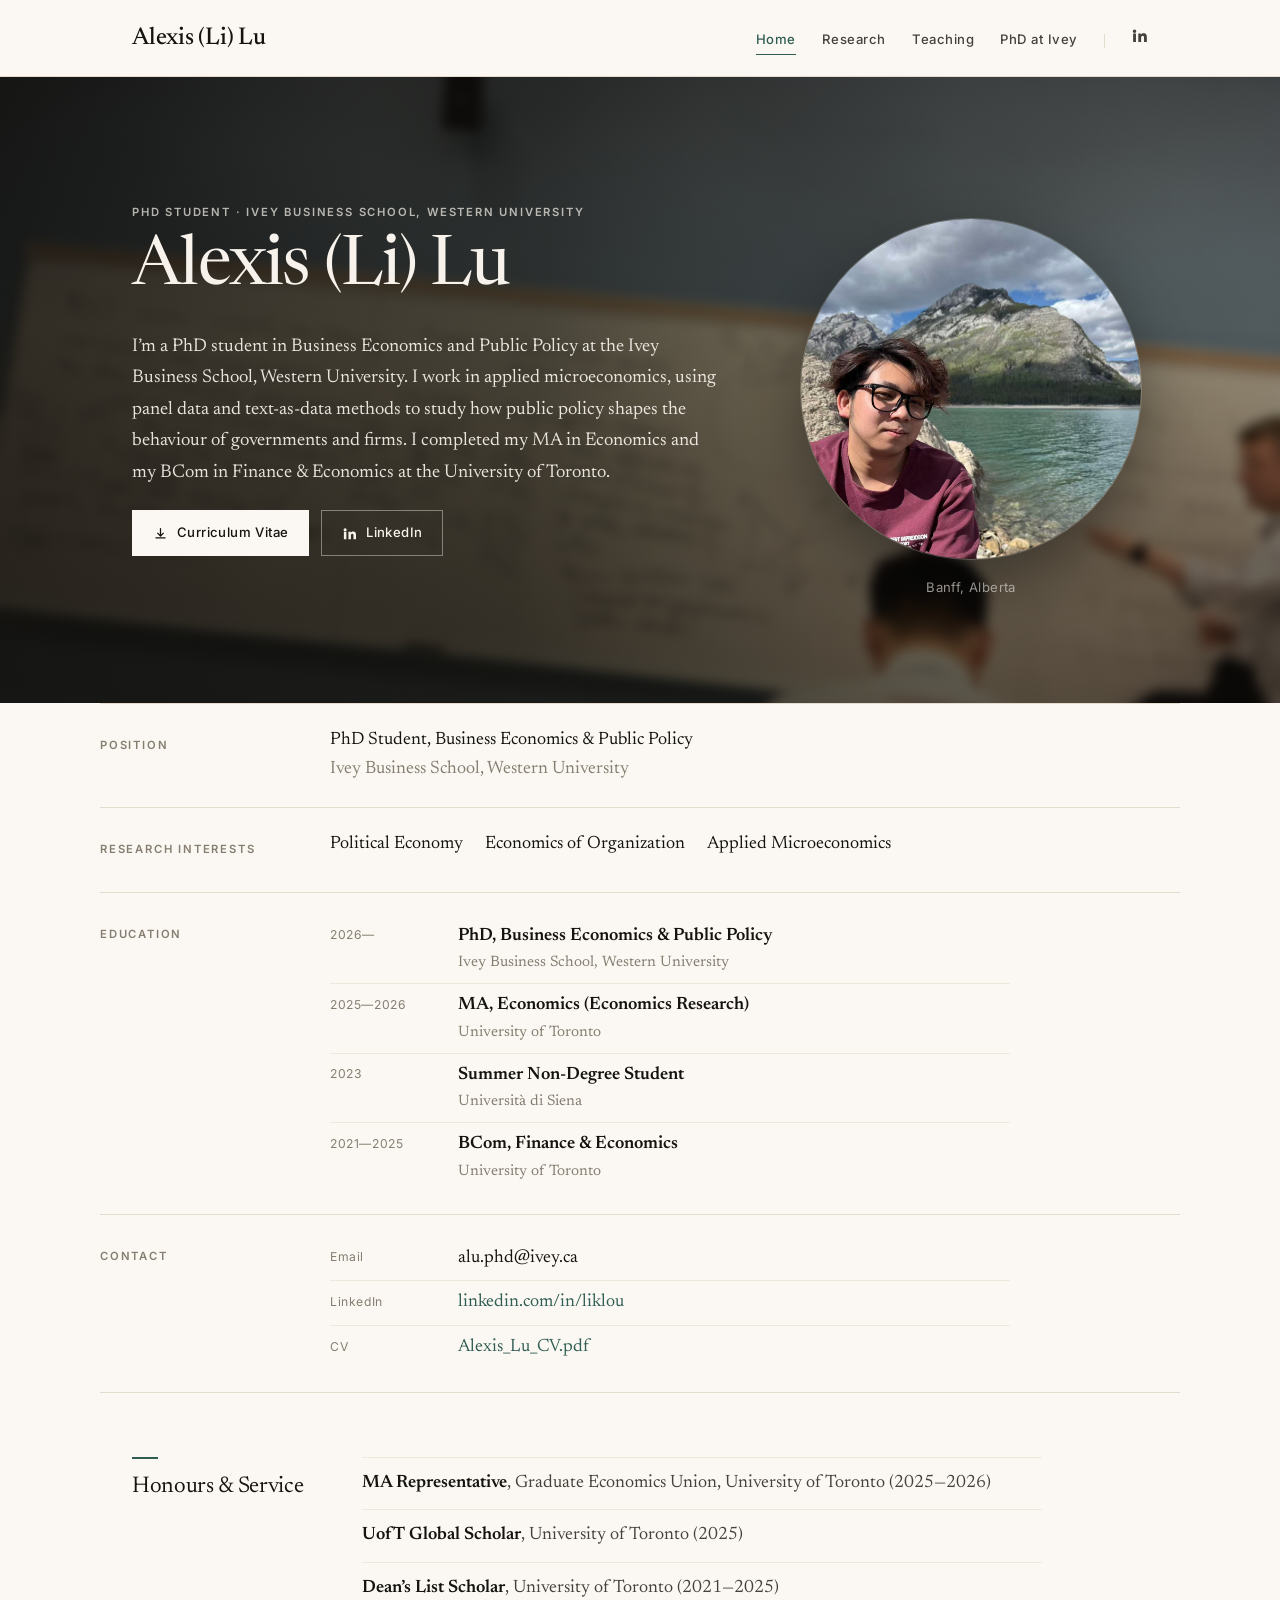
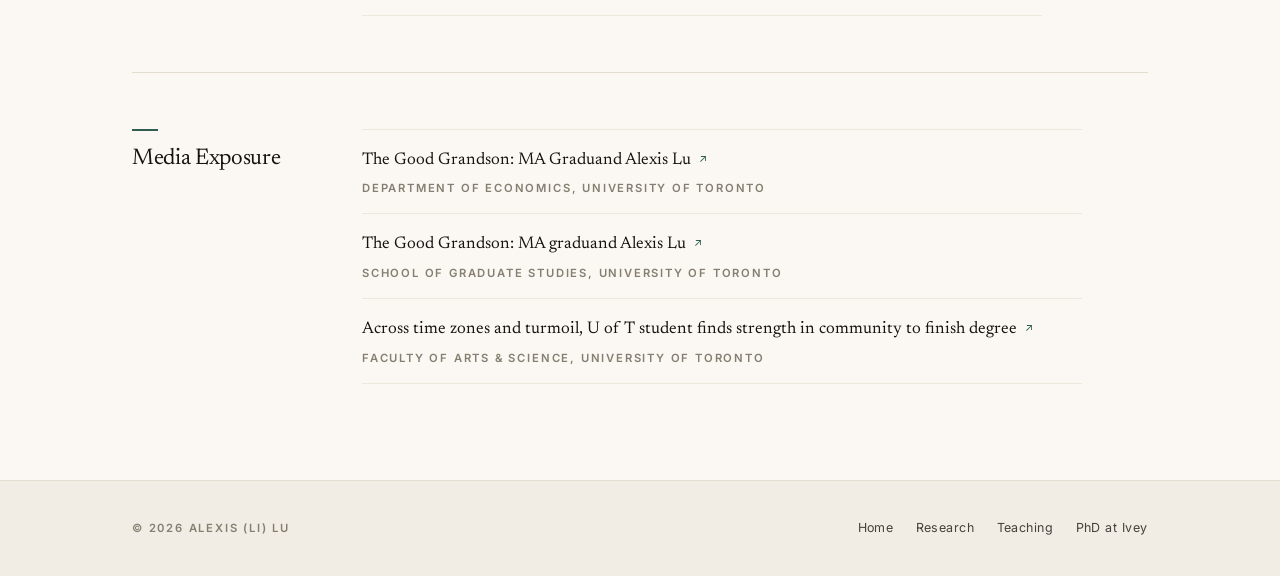
<file: index.html>
<!doctype html>
<html lang="en">
<head>
<meta charset="utf-8">
<meta name="viewport" content="width=device-width, initial-scale=1">
<title>Alexis (Li) Lu | PhD Student, Business Economics and Public Policy</title>
<meta name="description" content="Alexis (Li) Lu is a PhD student in Business Economics and Public Policy at the Ivey Business School, Western University, working on political economy, applied microeconomics and the Chinese economy.">
<meta name="author" content="Alexis (Li) Lu">
<link rel="canonical" href="https://alexli-lu.github.io/">
<meta property="og:type" content="profile">
<meta property="og:site_name" content="Alexis (Li) Lu">
<meta property="og:title" content="Alexis (Li) Lu | PhD Student, Business Economics and Public Policy">
<meta property="og:description" content="Alexis (Li) Lu is a PhD student in Business Economics and Public Policy at the Ivey Business School, Western University, working on political economy, applied microeconomics and the Chinese economy.">
<meta property="og:url" content="https://alexli-lu.github.io/">
<meta property="og:image" content="https://alexli-lu.github.io/profile.jpg">
<meta name="twitter:card" content="summary_large_image">
<meta name="twitter:title" content="Alexis (Li) Lu | PhD Student, Business Economics and Public Policy">
<meta name="twitter:description" content="Alexis (Li) Lu is a PhD student in Business Economics and Public Policy at the Ivey Business School, Western University, working on political economy, applied microeconomics and the Chinese economy.">
<meta name="twitter:image" content="https://alexli-lu.github.io/profile.jpg">
<script type="application/ld+json">
{
  "@context": "https://schema.org",
  "@type": "Person",
  "name": "Alexis (Li) Lu",
  "alternateName": ["Li Lu", "Alexis Lu"],
  "givenName": "Li",
  "familyName": "Lu",
  "url": "https://alexli-lu.github.io/",
  "image": "https://alexli-lu.github.io/profile.jpg",
  "email": "alu.phd@ivey.ca",
  "jobTitle": "PhD Student, Business Economics and Public Policy",
  "affiliation": {
    "@type": "CollegeOrUniversity",
    "name": "Ivey Business School, Western University",
    "url": "https://www.ivey.uwo.ca/"
  },
  "alumniOf": [
    { "@type": "CollegeOrUniversity", "name": "University of Toronto", "url": "https://www.utoronto.ca/" }
  ],
  "knowsAbout": ["Political Economy", "Applied Microeconomics", "Chinese Economy", "Public Finance", "Corporate Environmental Disclosure"],
  "sameAs": ["https://www.linkedin.com/in/liklou/"]
}
</script>
<link rel="preconnect" href="https://fonts.googleapis.com">
<link rel="preconnect" href="https://fonts.gstatic.com" crossorigin>
<link href="https://fonts.googleapis.com/css2?family=Newsreader:ital,opsz,wght@0,6..72,300..600;1,6..72,300..500&family=Inter:wght@400;500;600&display=swap" rel="stylesheet">
<link rel="stylesheet" href="style.css?v=1789523592">
</head>
<body>

<header class="masthead">
  <div class="masthead__inner">
    <a class="wordmark" href="index.html">Alexis (Li) Lu</a>
    <div class="nav">
      <a href="index.html" aria-current="page">Home</a>
      <a href="research.html">Research</a>
      <a href="teaching.html">Teaching</a>
      <a href="phd.html">PhD at Ivey</a>
      <span class="nav__sep"></span>
      <span class="nav__icons">
        <a href="https://www.linkedin.com/in/liklou/" target="_blank" rel="noopener" aria-label="LinkedIn">
          <svg viewBox="0 0 24 24"><path d="M4.98 3.5a2.5 2.5 0 1 1 0 5 2.5 2.5 0 0 1 0-5ZM3 9h4v12H3V9Zm7 0h3.8v1.7h.05c.53-.95 1.83-1.95 3.77-1.95 4.03 0 4.78 2.5 4.78 5.76V21h-4v-5.6c0-1.34-.03-3.06-1.9-3.06-1.9 0-2.2 1.45-2.2 2.96V21h-4V9Z"/></svg>
        </a>
      </span>
    </div>
  </div>
</header>

<main>
  <section class="band band--head band--opening">
    <div class="band__media band__media--home"></div>
    <div class="band__inner">
      <div class="opening__grid">
      <div>
        <p class="label">PhD Student · Ivey Business School, Western University</p>
        <h1 class="display">Alexis (Li) Lu</h1>
        <p class="lede">
          I’m a PhD student in Business Economics and Public Policy at the Ivey Business School,
          Western University. I work in applied microeconomics, using panel data and text-as-data
          methods to study how public policy shapes the behaviour of governments and firms. I
          completed my MA in Economics and my BCom in Finance &amp; Economics at the University of
          Toronto.
        </p>
        <div class="actions">
          <a class="btn" href="Alexis_Lu_CV.pdf?v=1789523090" target="_blank" rel="noopener">
            <svg viewBox="0 0 24 24"><path d="M12 3a1 1 0 0 1 1 1v9.6l3.3-3.3 1.4 1.4-5 5a1 1 0 0 1-1.4 0l-5-5 1.4-1.4L11 13.6V4a1 1 0 0 1 1-1ZM4 18h16v2H4v-2Z"/></svg>
            Curriculum Vitae
          </a>
          <a class="btn btn--ghost" href="https://www.linkedin.com/in/liklou/" target="_blank" rel="noopener">
            <svg viewBox="0 0 24 24"><path d="M4.98 3.5a2.5 2.5 0 1 1 0 5 2.5 2.5 0 0 1 0-5ZM3 9h4v12H3V9Zm7 0h3.8v1.7h.05c.53-.95 1.83-1.95 3.77-1.95 4.03 0 4.78 2.5 4.78 5.76V21h-4v-5.6c0-1.34-.03-3.06-1.9-3.06-1.9 0-2.2 1.45-2.2 2.96V21h-4V9Z"/></svg>
            LinkedIn
          </a>
        </div>
      </div>

      <!-- Portrait. Swap profile.jpg to change it; initials show if the file is missing. -->
      <figure class="portrait">
        <img src="profile.jpg" alt="Alexis (Li) Lu"
             onerror="this.remove();document.getElementById('portrait-fallback').style.display='flex';">
        <div class="portrait__fallback" id="portrait-fallback" style="display:none">AL</div>
        <figcaption>Banff, Alberta</figcaption>
      </figure>
      </div>
    </div>
  </section>

  <section class="dossier shell">
    <div class="row">
      <p class="label">Position</p>
      <div class="row__value">
        <p>PhD Student, Business Economics &amp; Public Policy<br>
        <span style="color:var(--muted)">Ivey Business School, Western University</span></p>
      </div>
    </div>

    <div class="row">
      <p class="label">Research Interests</p>
      <div class="row__value">
        <ul class="inline-list">
          <li>Political Economy</li>
          <li>Economics of Organization</li>
          <li>Applied Microeconomics</li>
        </ul>
      </div>
    </div>

    <div class="row">
      <p class="label">Education</p>
      <div class="row__value">
        <ul class="stack">
          <li><span class="stack__year">2026—</span>
              <span><b>PhD, Business Economics &amp; Public Policy</b>
              <span class="sub">Ivey Business School, Western University</span></span></li>
          <li><span class="stack__year">2025—2026</span>
              <span><b>MA, Economics (Economics Research)</b>
              <span class="sub">University of Toronto</span></span></li>
          <li><span class="stack__year">2023</span>
              <span><b>Summer Non-Degree Student</b>
              <span class="sub">Università di Siena</span></span></li>
          <li><span class="stack__year">2021—2025</span>
              <span><b>BCom, Finance &amp; Economics</b>
              <span class="sub">University of Toronto</span></span></li>
        </ul>
      </div>
    </div>

    <div class="row">
      <p class="label">Contact</p>
      <div class="row__value">
        <ul class="contact">
          <li><span class="contact__k">Email</span><span>alu.phd@ivey.ca</span></li>
          <li><span class="contact__k">LinkedIn</span>
            <span><a href="https://www.linkedin.com/in/liklou/" target="_blank" rel="noopener">linkedin.com/in/liklou</a></span></li>
          <li><span class="contact__k">CV</span>
            <span><a href="Alexis_Lu_CV.pdf?v=1789523090" target="_blank" rel="noopener">Alexis_Lu_CV.pdf</a></span></li>
        </ul>
      </div>
    </div>
  </section>
  <div class="shell">

    <section class="block">
      <div class="block__head"><h2>Honours &amp; Service</h2></div>
      <div class="block__body">
        <ul class="plain">
          <li><b>MA Representative</b>, Graduate Economics Union, University of Toronto (2025—2026)</li>
          <li><b>UofT Global Scholar</b>, University of Toronto (2025)</li>
          <li><b>Dean’s List Scholar</b>, University of Toronto (2021—2025)</li>
        </ul>
      </div>
    </section>

    <section class="block">
      <div class="block__head"><h2>Media Exposure</h2></div>
      <div class="block__body">
        <ul class="media">
          <li>
            <a href="https://newsletter.economics.utoronto.ca/the-good-grandson-graduand-alexis-lu-ma-economics/" target="_blank" rel="noopener">The Good Grandson: MA Graduand Alexis Lu <svg class="ext" viewBox="0 0 24 24" aria-hidden="true"><path d="M7 5h12v12h-2V8.4L6.4 19 5 17.6 15.6 7H7V5Z"/></svg></a>
            <p class="label">Department of Economics, University of Toronto</p>
          </li>
          <li>
            <a href="https://www.sgs.utoronto.ca/article/the-good-grandson-graduand-graduand-alexis-lu-ma-economics/" target="_blank" rel="noopener">The Good Grandson: MA graduand Alexis Lu <svg class="ext" viewBox="0 0 24 24" aria-hidden="true"><path d="M7 5h12v12h-2V8.4L6.4 19 5 17.6 15.6 7H7V5Z"/></svg></a>
            <p class="label">School of Graduate Studies, University of Toronto</p>
          </li>
          <li>
            <a href="https://www.artsci.utoronto.ca/news/across-time-zones-and-turmoil-u-t-student-finds-strength-community-finish-degree" target="_blank" rel="noopener">Across time zones and turmoil, U of T student finds strength in community to finish degree <svg class="ext" viewBox="0 0 24 24" aria-hidden="true"><path d="M7 5h12v12h-2V8.4L6.4 19 5 17.6 15.6 7H7V5Z"/></svg></a>
            <p class="label">Faculty of Arts &amp; Science, University of Toronto</p>
          </li>
        </ul>
      </div>
    </section>

  </div>
</main>

<footer class="footer">
  <div class="footer__inner">
    <p class="label">© 2026 Alexis (Li) Lu</p>
    <nav>
      <a href="index.html">Home</a>
      <a href="research.html">Research</a>
      <a href="teaching.html">Teaching</a>
      <a href="phd.html">PhD at Ivey</a>
    </nav>
  </div>
</footer>
</body>
</html>
</file>
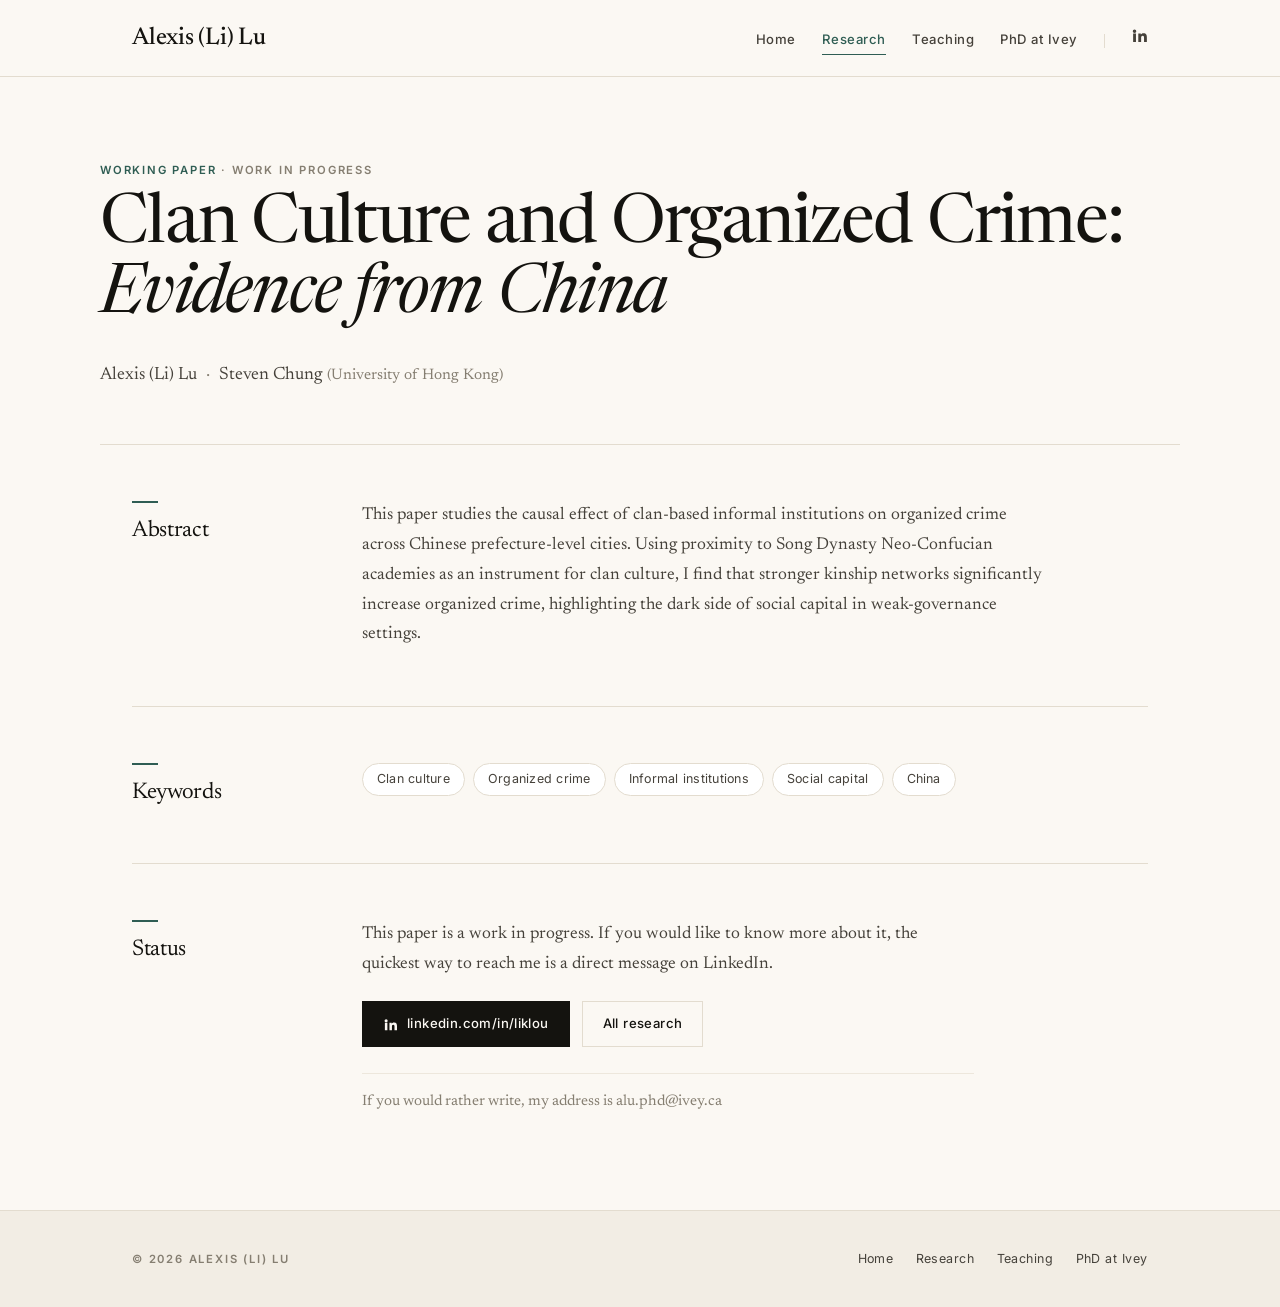
<file: paper-clan-culture.html>
<!doctype html>
<html lang="en">
<head>
<meta charset="utf-8">
<meta name="viewport" content="width=device-width, initial-scale=1">
<title>Clan Culture and Organized Crime | Alexis (Li) Lu</title>
<meta name="description" content="Abstract of “Clan Culture and Organized Crime: Evidence from China”, a working paper by Alexis (Li) Lu and Steven Chung (University of Hong Kong).">
<meta name="author" content="Alexis (Li) Lu">
<link rel="canonical" href="https://alexli-lu.github.io/paper-clan-culture.html">
<meta property="og:type" content="article">
<meta property="og:site_name" content="Alexis (Li) Lu">
<meta property="og:title" content="Clan Culture and Organized Crime | Alexis (Li) Lu">
<meta property="og:description" content="Abstract of “Clan Culture and Organized Crime: Evidence from China”, a working paper by Alexis (Li) Lu and Steven Chung (University of Hong Kong).">
<meta property="og:url" content="https://alexli-lu.github.io/paper-clan-culture.html">
<meta property="og:image" content="https://alexli-lu.github.io/profile.jpg">
<meta name="twitter:card" content="summary_large_image">
<meta name="twitter:title" content="Clan Culture and Organized Crime | Alexis (Li) Lu">
<meta name="twitter:description" content="Abstract of “Clan Culture and Organized Crime: Evidence from China”, a working paper by Alexis (Li) Lu and Steven Chung (University of Hong Kong).">
<meta name="twitter:image" content="https://alexli-lu.github.io/profile.jpg">
<meta name="citation_title" content="Clan Culture and Organized Crime: Evidence from China">
<meta name="citation_author" content="Lu, Alexis (Li)">
<meta name="citation_author" content="Chung, Steven">
<script type="application/ld+json">
{
  "@context": "https://schema.org",
  "@type": "ScholarlyArticle",
  "headline": "Clan Culture and Organized Crime: Evidence from China",
  "name": "Clan Culture and Organized Crime: Evidence from China",
  "abstract": "This paper studies the causal effect of clan-based informal institutions on organized crime across Chinese prefecture-level cities. Using proximity to Song Dynasty Neo-Confucian academies as an instrument for clan culture, I find that stronger kinship networks significantly increase organized crime, highlighting the dark side of social capital in weak-governance settings.",
  "inLanguage": "en",
  "creativeWorkStatus": "Work in progress",
  "keywords": [
    "Clan culture",
    "Organized crime",
    "Informal institutions",
    "Social capital",
    "China"
  ],
  "url": "https://alexli-lu.github.io/paper-clan-culture.html",
  "author": [
    {
      "@type": "Person",
      "name": "Alexis (Li) Lu",
      "url": "https://alexli-lu.github.io/",
      "affiliation": {
        "@type": "CollegeOrUniversity",
        "name": "Ivey Business School, Western University"
      }
    },
    {
      "@type": "Person",
      "name": "Steven Chung",
      "affiliation": {
        "@type": "CollegeOrUniversity",
        "name": "University of Hong Kong"
      }
    }
  ]
}
</script>
<link rel="preconnect" href="https://fonts.googleapis.com">
<link rel="preconnect" href="https://fonts.gstatic.com" crossorigin>
<link href="https://fonts.googleapis.com/css2?family=Newsreader:ital,opsz,wght@0,6..72,300..600;1,6..72,300..500&family=Inter:wght@400;500;600&display=swap" rel="stylesheet">
<link rel="stylesheet" href="style.css?v=1789523592">
</head>
<body>

<header class="masthead">
  <div class="masthead__inner">
    <a class="wordmark" href="index.html">Alexis (Li) Lu</a>
    <div class="nav">
      <a href="index.html">Home</a>
      <a href="research.html" aria-current="page">Research</a>
      <a href="teaching.html">Teaching</a>
      <a href="phd.html">PhD at Ivey</a>
      <span class="nav__sep"></span>
      <span class="nav__icons">
        <a href="https://www.linkedin.com/in/liklou/" target="_blank" rel="noopener" aria-label="LinkedIn">
          <svg viewBox="0 0 24 24"><path d="M4.98 3.5a2.5 2.5 0 1 1 0 5 2.5 2.5 0 0 1 0-5ZM3 9h4v12H3V9Zm7 0h3.8v1.7h.05c.53-.95 1.83-1.95 3.77-1.95 4.03 0 4.78 2.5 4.78 5.76V21h-4v-5.6c0-1.34-.03-3.06-1.9-3.06-1.9 0-2.2 1.45-2.2 2.96V21h-4V9Z"/></svg>
        </a>
      </span>
    </div>
  </div>
</header>

<main>
  <section class="page-head shell">
    <p class="label"><span class="status">Working paper</span> · Work in progress</p>
    <h1 class="display">Clan Culture and Organized Crime: <em>Evidence from China</em></h1>
    <p class="byline">Alexis (Li) Lu<span class="byline__sep">·</span>Steven Chung <span class="byline__aff">(University of Hong Kong)</span></p>
  </section>

  <div class="shell">

    <section class="block">
      <div class="block__head"><h2>Abstract</h2></div>
      <div class="block__body">
        <p class="paper-abstract">This paper studies the causal effect of clan-based informal institutions on organized crime across Chinese prefecture-level cities. Using proximity to Song Dynasty Neo-Confucian academies as an instrument for clan culture, I find that stronger kinship networks significantly increase organized crime, highlighting the dark side of social capital in weak-governance settings.</p>
      </div>
    </section>

    <section class="block">
      <div class="block__head"><h2>Keywords</h2></div>
      <div class="block__body">
        <ul class="tags"><li>Clan culture</li><li>Organized crime</li><li>Informal institutions</li><li>Social capital</li><li>China</li></ul>
      </div>
    </section>

    <section class="block">
      <div class="block__head"><h2>Status</h2></div>
      <div class="block__body">
        <p class="lede lede--tight" style="margin-bottom:22px">
          This paper is a work in progress. If you would like to know more about it, the quickest
          way to reach me is a direct message on LinkedIn.
        </p>
        <div class="actions">
          <a class="btn" href="https://www.linkedin.com/in/liklou/" target="_blank" rel="noopener">
            <svg viewBox="0 0 24 24"><path d="M4.98 3.5a2.5 2.5 0 1 1 0 5 2.5 2.5 0 0 1 0-5ZM3 9h4v12H3V9Zm7 0h3.8v1.7h.05c.53-.95 1.83-1.95 3.77-1.95 4.03 0 4.78 2.5 4.78 5.76V21h-4v-5.6c0-1.34-.03-3.06-1.9-3.06-1.9 0-2.2 1.45-2.2 2.96V21h-4V9Z"/></svg>
            linkedin.com/in/liklou
          </a>
          <a class="btn btn--ghost" href="research.html">All research</a>
        </div>
        <p class="note" style="font-style:normal">
          If you would rather write, my address is alu.phd@ivey.ca
        </p>
      </div>
    </section>

  </div>
</main>

<footer class="footer">
  <div class="footer__inner">
    <p class="label">© 2026 Alexis (Li) Lu</p>
    <nav>
      <a href="index.html">Home</a>
      <a href="research.html">Research</a>
      <a href="teaching.html">Teaching</a>
      <a href="phd.html">PhD at Ivey</a>
    </nav>
  </div>
</footer>
</body>
</html>
</file>
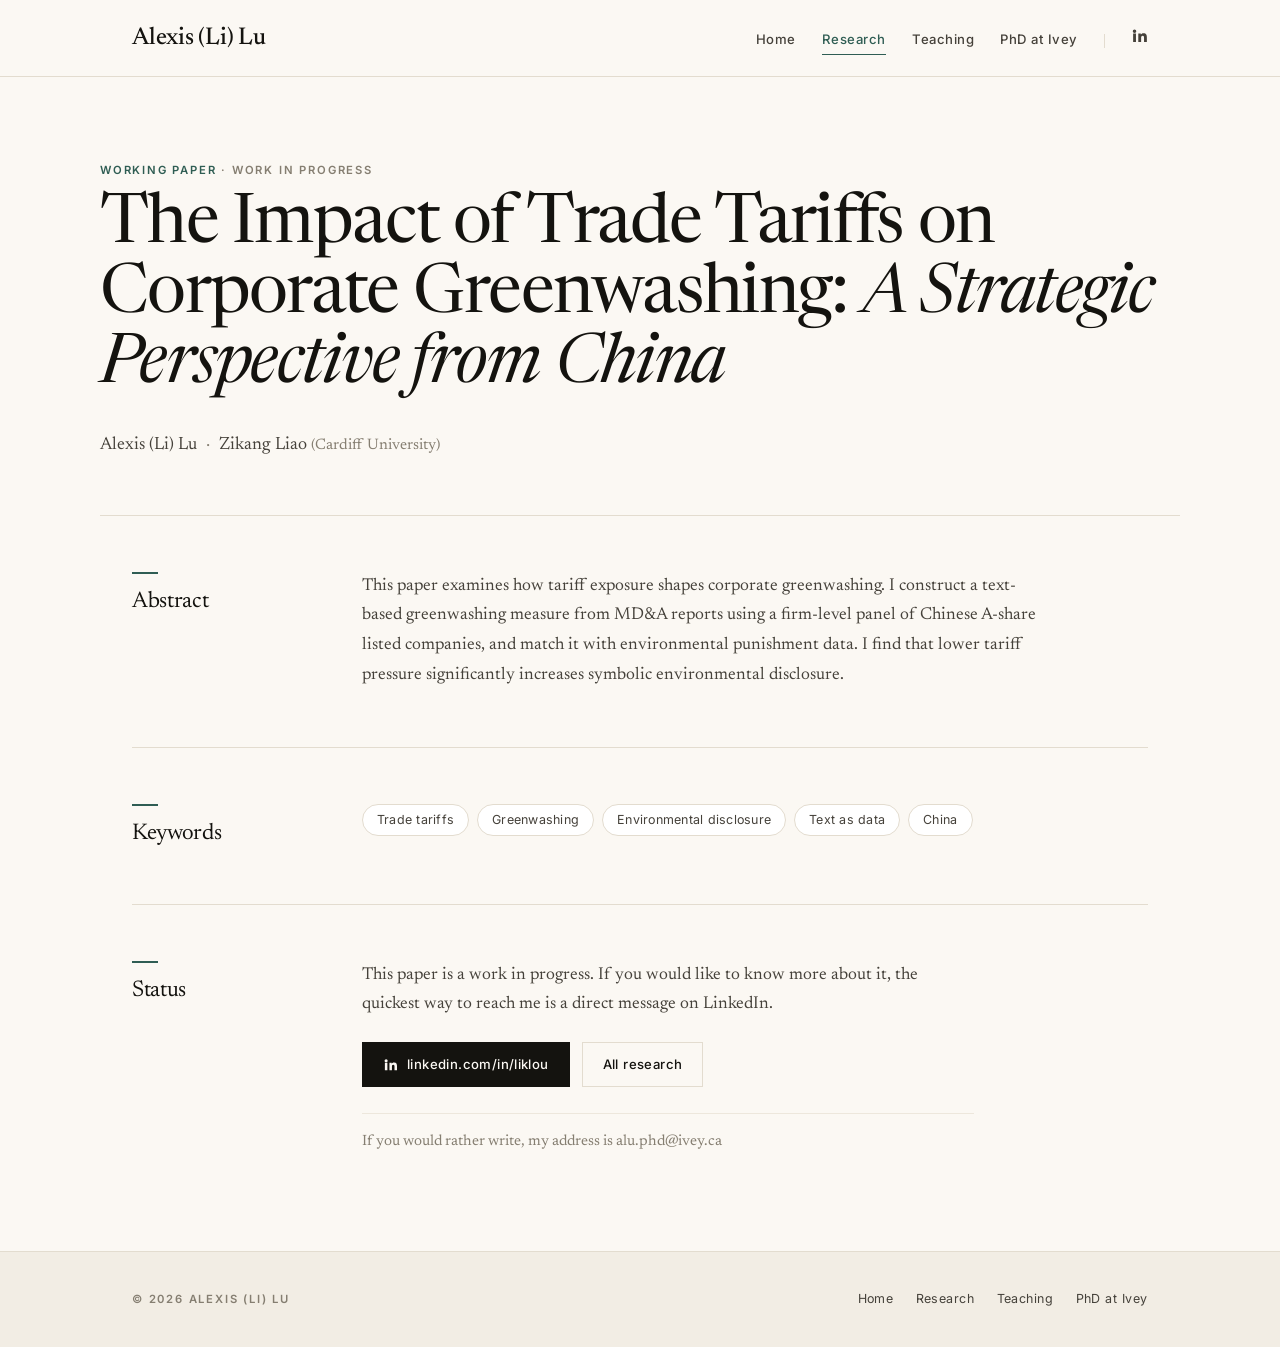
<file: paper-trade-tariffs-greenwashing.html>
<!doctype html>
<html lang="en">
<head>
<meta charset="utf-8">
<meta name="viewport" content="width=device-width, initial-scale=1">
<title>The Impact of Trade Tariffs on Corporate Greenwashing | Alexis (Li) Lu</title>
<meta name="description" content="Abstract of “The Impact of Trade Tariffs on Corporate Greenwashing: A Strategic Perspective from China”, a working paper by Alexis (Li) Lu and Zikang Liao (Cardiff University).">
<meta name="author" content="Alexis (Li) Lu">
<link rel="canonical" href="https://alexli-lu.github.io/paper-trade-tariffs-greenwashing.html">
<meta property="og:type" content="article">
<meta property="og:site_name" content="Alexis (Li) Lu">
<meta property="og:title" content="The Impact of Trade Tariffs on Corporate Greenwashing | Alexis (Li) Lu">
<meta property="og:description" content="Abstract of “The Impact of Trade Tariffs on Corporate Greenwashing: A Strategic Perspective from China”, a working paper by Alexis (Li) Lu and Zikang Liao (Cardiff University).">
<meta property="og:url" content="https://alexli-lu.github.io/paper-trade-tariffs-greenwashing.html">
<meta property="og:image" content="https://alexli-lu.github.io/profile.jpg">
<meta name="twitter:card" content="summary_large_image">
<meta name="twitter:title" content="The Impact of Trade Tariffs on Corporate Greenwashing | Alexis (Li) Lu">
<meta name="twitter:description" content="Abstract of “The Impact of Trade Tariffs on Corporate Greenwashing: A Strategic Perspective from China”, a working paper by Alexis (Li) Lu and Zikang Liao (Cardiff University).">
<meta name="twitter:image" content="https://alexli-lu.github.io/profile.jpg">
<meta name="citation_title" content="The Impact of Trade Tariffs on Corporate Greenwashing: A Strategic Perspective from China">
<meta name="citation_author" content="Lu, Alexis (Li)">
<meta name="citation_author" content="Liao, Zikang">
<script type="application/ld+json">
{
  "@context": "https://schema.org",
  "@type": "ScholarlyArticle",
  "headline": "The Impact of Trade Tariffs on Corporate Greenwashing: A Strategic Perspective from China",
  "name": "The Impact of Trade Tariffs on Corporate Greenwashing: A Strategic Perspective from China",
  "abstract": "This paper examines how tariff exposure shapes corporate greenwashing. I construct a text-based greenwashing measure from MD&A reports using a firm-level panel of Chinese A-share listed companies, and match it with environmental punishment data. I find that lower tariff pressure significantly increases symbolic environmental disclosure.",
  "inLanguage": "en",
  "creativeWorkStatus": "Work in progress",
  "keywords": [
    "Trade tariffs",
    "Greenwashing",
    "Environmental disclosure",
    "Text as data",
    "China"
  ],
  "url": "https://alexli-lu.github.io/paper-trade-tariffs-greenwashing.html",
  "author": [
    {
      "@type": "Person",
      "name": "Alexis (Li) Lu",
      "url": "https://alexli-lu.github.io/",
      "affiliation": {
        "@type": "CollegeOrUniversity",
        "name": "Ivey Business School, Western University"
      }
    },
    {
      "@type": "Person",
      "name": "Zikang Liao",
      "affiliation": {
        "@type": "CollegeOrUniversity",
        "name": "Cardiff University"
      }
    }
  ]
}
</script>
<link rel="preconnect" href="https://fonts.googleapis.com">
<link rel="preconnect" href="https://fonts.gstatic.com" crossorigin>
<link href="https://fonts.googleapis.com/css2?family=Newsreader:ital,opsz,wght@0,6..72,300..600;1,6..72,300..500&family=Inter:wght@400;500;600&display=swap" rel="stylesheet">
<link rel="stylesheet" href="style.css?v=1789523592">
</head>
<body>

<header class="masthead">
  <div class="masthead__inner">
    <a class="wordmark" href="index.html">Alexis (Li) Lu</a>
    <div class="nav">
      <a href="index.html">Home</a>
      <a href="research.html" aria-current="page">Research</a>
      <a href="teaching.html">Teaching</a>
      <a href="phd.html">PhD at Ivey</a>
      <span class="nav__sep"></span>
      <span class="nav__icons">
        <a href="https://www.linkedin.com/in/liklou/" target="_blank" rel="noopener" aria-label="LinkedIn">
          <svg viewBox="0 0 24 24"><path d="M4.98 3.5a2.5 2.5 0 1 1 0 5 2.5 2.5 0 0 1 0-5ZM3 9h4v12H3V9Zm7 0h3.8v1.7h.05c.53-.95 1.83-1.95 3.77-1.95 4.03 0 4.78 2.5 4.78 5.76V21h-4v-5.6c0-1.34-.03-3.06-1.9-3.06-1.9 0-2.2 1.45-2.2 2.96V21h-4V9Z"/></svg>
        </a>
      </span>
    </div>
  </div>
</header>

<main>
  <section class="page-head shell">
    <p class="label"><span class="status">Working paper</span> · Work in progress</p>
    <h1 class="display">The Impact of Trade Tariffs on Corporate Greenwashing: <em>A Strategic Perspective from China</em></h1>
    <p class="byline">Alexis (Li) Lu<span class="byline__sep">·</span>Zikang Liao <span class="byline__aff">(Cardiff University)</span></p>
  </section>

  <div class="shell">

    <section class="block">
      <div class="block__head"><h2>Abstract</h2></div>
      <div class="block__body">
        <p class="paper-abstract">This paper examines how tariff exposure shapes corporate greenwashing. I construct a text-based greenwashing measure from MD&amp;A reports using a firm-level panel of Chinese A-share listed companies, and match it with environmental punishment data. I find that lower tariff pressure significantly increases symbolic environmental disclosure.</p>
      </div>
    </section>

    <section class="block">
      <div class="block__head"><h2>Keywords</h2></div>
      <div class="block__body">
        <ul class="tags"><li>Trade tariffs</li><li>Greenwashing</li><li>Environmental disclosure</li><li>Text as data</li><li>China</li></ul>
      </div>
    </section>

    <section class="block">
      <div class="block__head"><h2>Status</h2></div>
      <div class="block__body">
        <p class="lede lede--tight" style="margin-bottom:22px">
          This paper is a work in progress. If you would like to know more about it, the quickest
          way to reach me is a direct message on LinkedIn.
        </p>
        <div class="actions">
          <a class="btn" href="https://www.linkedin.com/in/liklou/" target="_blank" rel="noopener">
            <svg viewBox="0 0 24 24"><path d="M4.98 3.5a2.5 2.5 0 1 1 0 5 2.5 2.5 0 0 1 0-5ZM3 9h4v12H3V9Zm7 0h3.8v1.7h.05c.53-.95 1.83-1.95 3.77-1.95 4.03 0 4.78 2.5 4.78 5.76V21h-4v-5.6c0-1.34-.03-3.06-1.9-3.06-1.9 0-2.2 1.45-2.2 2.96V21h-4V9Z"/></svg>
            linkedin.com/in/liklou
          </a>
          <a class="btn btn--ghost" href="research.html">All research</a>
        </div>
        <p class="note" style="font-style:normal">
          If you would rather write, my address is alu.phd@ivey.ca
        </p>
      </div>
    </section>

  </div>
</main>

<footer class="footer">
  <div class="footer__inner">
    <p class="label">© 2026 Alexis (Li) Lu</p>
    <nav>
      <a href="index.html">Home</a>
      <a href="research.html">Research</a>
      <a href="teaching.html">Teaching</a>
      <a href="phd.html">PhD at Ivey</a>
    </nav>
  </div>
</footer>
</body>
</html>
</file>
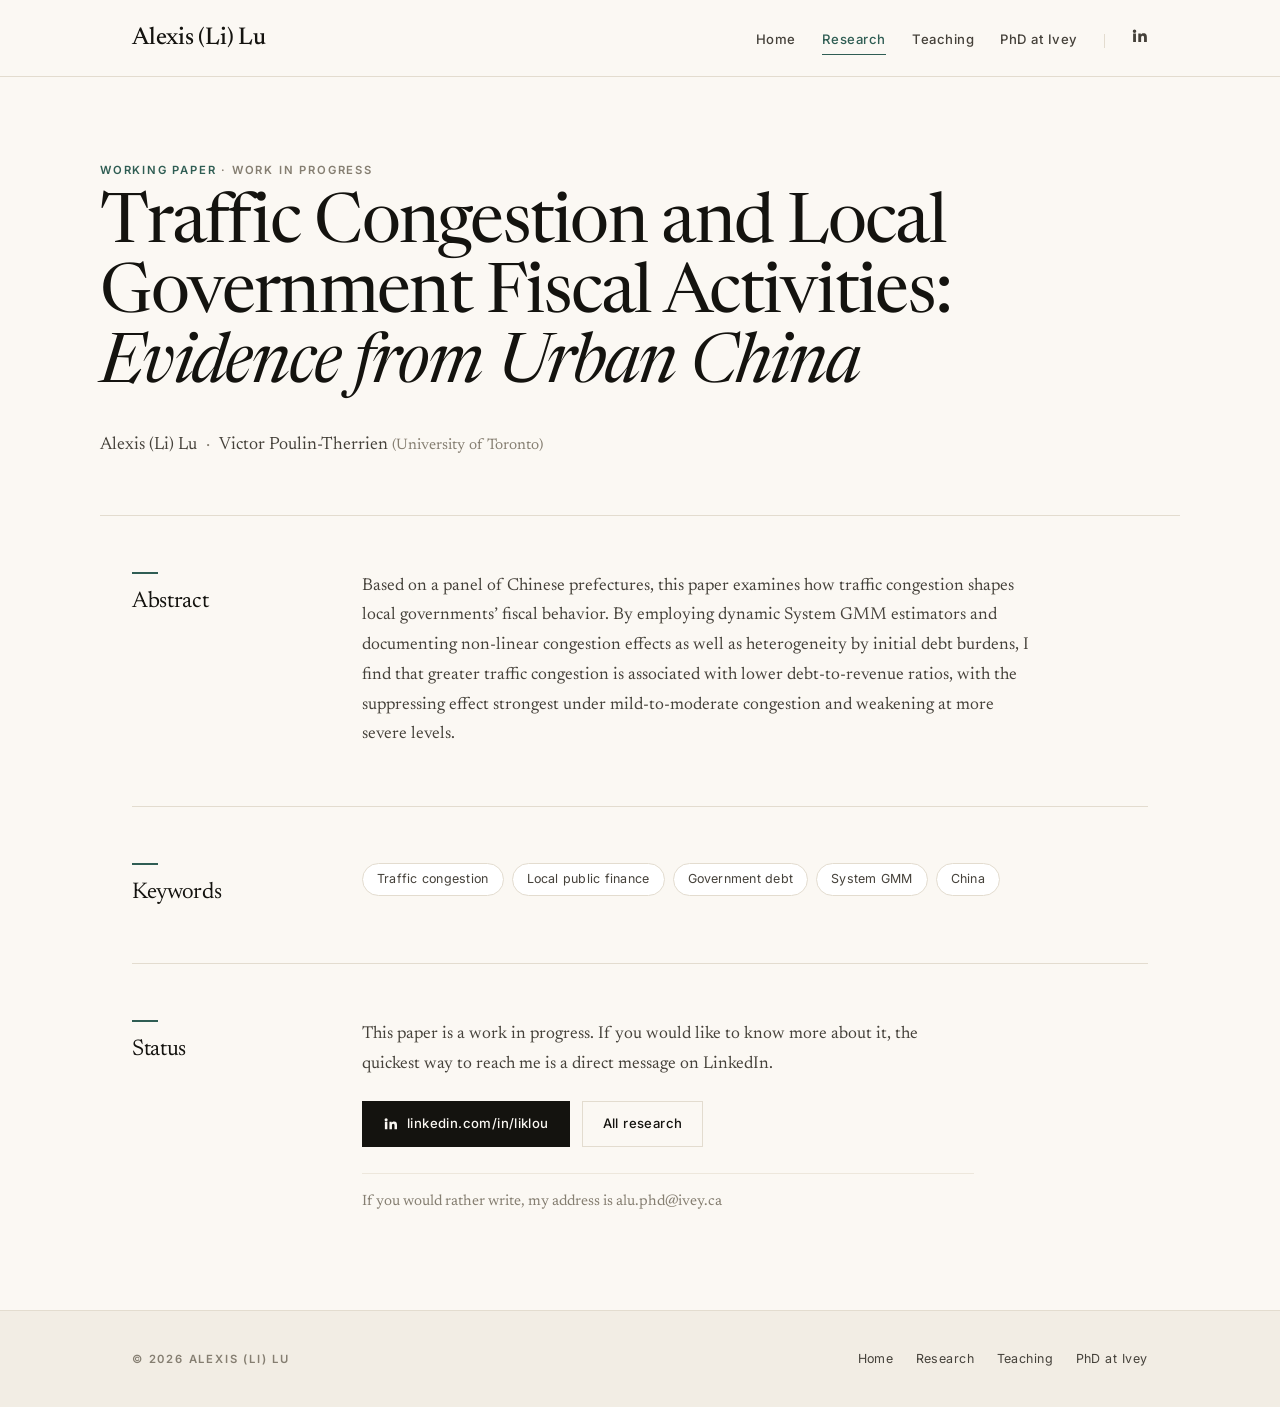
<file: paper-traffic-congestion.html>
<!doctype html>
<html lang="en">
<head>
<meta charset="utf-8">
<meta name="viewport" content="width=device-width, initial-scale=1">
<title>Traffic Congestion and Local Government Fiscal Activities | Alexis (Li) Lu</title>
<meta name="description" content="Abstract of “Traffic Congestion and Local Government Fiscal Activities: Evidence from Urban China”, a working paper by Alexis (Li) Lu and Victor Poulin-Therrien (University of Toronto).">
<meta name="author" content="Alexis (Li) Lu">
<link rel="canonical" href="https://alexli-lu.github.io/paper-traffic-congestion.html">
<meta property="og:type" content="article">
<meta property="og:site_name" content="Alexis (Li) Lu">
<meta property="og:title" content="Traffic Congestion and Local Government Fiscal Activities | Alexis (Li) Lu">
<meta property="og:description" content="Abstract of “Traffic Congestion and Local Government Fiscal Activities: Evidence from Urban China”, a working paper by Alexis (Li) Lu and Victor Poulin-Therrien (University of Toronto).">
<meta property="og:url" content="https://alexli-lu.github.io/paper-traffic-congestion.html">
<meta property="og:image" content="https://alexli-lu.github.io/profile.jpg">
<meta name="twitter:card" content="summary_large_image">
<meta name="twitter:title" content="Traffic Congestion and Local Government Fiscal Activities | Alexis (Li) Lu">
<meta name="twitter:description" content="Abstract of “Traffic Congestion and Local Government Fiscal Activities: Evidence from Urban China”, a working paper by Alexis (Li) Lu and Victor Poulin-Therrien (University of Toronto).">
<meta name="twitter:image" content="https://alexli-lu.github.io/profile.jpg">
<meta name="citation_title" content="Traffic Congestion and Local Government Fiscal Activities: Evidence from Urban China">
<meta name="citation_author" content="Lu, Alexis (Li)">
<meta name="citation_author" content="Poulin-Therrien, Victor">
<script type="application/ld+json">
{
  "@context": "https://schema.org",
  "@type": "ScholarlyArticle",
  "headline": "Traffic Congestion and Local Government Fiscal Activities: Evidence from Urban China",
  "name": "Traffic Congestion and Local Government Fiscal Activities: Evidence from Urban China",
  "abstract": "Based on a panel of Chinese prefectures, this paper examines how traffic congestion shapes local governments\u2019 fiscal behavior. By employing dynamic System GMM estimators and documenting non-linear congestion effects as well as heterogeneity by initial debt burdens, I find that greater traffic congestion is associated with lower debt-to-revenue ratios, with the suppressing effect strongest under mild-to-moderate congestion and weakening at more severe levels.",
  "inLanguage": "en",
  "creativeWorkStatus": "Work in progress",
  "keywords": [
    "Traffic congestion",
    "Local public finance",
    "Government debt",
    "System GMM",
    "China"
  ],
  "url": "https://alexli-lu.github.io/paper-traffic-congestion.html",
  "author": [
    {
      "@type": "Person",
      "name": "Alexis (Li) Lu",
      "url": "https://alexli-lu.github.io/",
      "affiliation": {
        "@type": "CollegeOrUniversity",
        "name": "Ivey Business School, Western University"
      }
    },
    {
      "@type": "Person",
      "name": "Victor Poulin-Therrien",
      "affiliation": {
        "@type": "CollegeOrUniversity",
        "name": "University of Toronto"
      }
    }
  ]
}
</script>
<link rel="preconnect" href="https://fonts.googleapis.com">
<link rel="preconnect" href="https://fonts.gstatic.com" crossorigin>
<link href="https://fonts.googleapis.com/css2?family=Newsreader:ital,opsz,wght@0,6..72,300..600;1,6..72,300..500&family=Inter:wght@400;500;600&display=swap" rel="stylesheet">
<link rel="stylesheet" href="style.css?v=1789523592">
</head>
<body>

<header class="masthead">
  <div class="masthead__inner">
    <a class="wordmark" href="index.html">Alexis (Li) Lu</a>
    <div class="nav">
      <a href="index.html">Home</a>
      <a href="research.html" aria-current="page">Research</a>
      <a href="teaching.html">Teaching</a>
      <a href="phd.html">PhD at Ivey</a>
      <span class="nav__sep"></span>
      <span class="nav__icons">
        <a href="https://www.linkedin.com/in/liklou/" target="_blank" rel="noopener" aria-label="LinkedIn">
          <svg viewBox="0 0 24 24"><path d="M4.98 3.5a2.5 2.5 0 1 1 0 5 2.5 2.5 0 0 1 0-5ZM3 9h4v12H3V9Zm7 0h3.8v1.7h.05c.53-.95 1.83-1.95 3.77-1.95 4.03 0 4.78 2.5 4.78 5.76V21h-4v-5.6c0-1.34-.03-3.06-1.9-3.06-1.9 0-2.2 1.45-2.2 2.96V21h-4V9Z"/></svg>
        </a>
      </span>
    </div>
  </div>
</header>

<main>
  <section class="page-head shell">
    <p class="label"><span class="status">Working paper</span> · Work in progress</p>
    <h1 class="display">Traffic Congestion and Local Government Fiscal Activities: <em>Evidence from Urban China</em></h1>
    <p class="byline">Alexis (Li) Lu<span class="byline__sep">·</span>Victor Poulin-Therrien <span class="byline__aff">(University of Toronto)</span></p>
  </section>

  <div class="shell">

    <section class="block">
      <div class="block__head"><h2>Abstract</h2></div>
      <div class="block__body">
        <p class="paper-abstract">Based on a panel of Chinese prefectures, this paper examines how traffic congestion shapes local governments’ fiscal behavior. By employing dynamic System GMM estimators and documenting non-linear congestion effects as well as heterogeneity by initial debt burdens, I find that greater traffic congestion is associated with lower debt-to-revenue ratios, with the suppressing effect strongest under mild-to-moderate congestion and weakening at more severe levels.</p>
      </div>
    </section>

    <section class="block">
      <div class="block__head"><h2>Keywords</h2></div>
      <div class="block__body">
        <ul class="tags"><li>Traffic congestion</li><li>Local public finance</li><li>Government debt</li><li>System GMM</li><li>China</li></ul>
      </div>
    </section>

    <section class="block">
      <div class="block__head"><h2>Status</h2></div>
      <div class="block__body">
        <p class="lede lede--tight" style="margin-bottom:22px">
          This paper is a work in progress. If you would like to know more about it, the quickest
          way to reach me is a direct message on LinkedIn.
        </p>
        <div class="actions">
          <a class="btn" href="https://www.linkedin.com/in/liklou/" target="_blank" rel="noopener">
            <svg viewBox="0 0 24 24"><path d="M4.98 3.5a2.5 2.5 0 1 1 0 5 2.5 2.5 0 0 1 0-5ZM3 9h4v12H3V9Zm7 0h3.8v1.7h.05c.53-.95 1.83-1.95 3.77-1.95 4.03 0 4.78 2.5 4.78 5.76V21h-4v-5.6c0-1.34-.03-3.06-1.9-3.06-1.9 0-2.2 1.45-2.2 2.96V21h-4V9Z"/></svg>
            linkedin.com/in/liklou
          </a>
          <a class="btn btn--ghost" href="research.html">All research</a>
        </div>
        <p class="note" style="font-style:normal">
          If you would rather write, my address is alu.phd@ivey.ca
        </p>
      </div>
    </section>

  </div>
</main>

<footer class="footer">
  <div class="footer__inner">
    <p class="label">© 2026 Alexis (Li) Lu</p>
    <nav>
      <a href="index.html">Home</a>
      <a href="research.html">Research</a>
      <a href="teaching.html">Teaching</a>
      <a href="phd.html">PhD at Ivey</a>
    </nav>
  </div>
</footer>
</body>
</html>
</file>
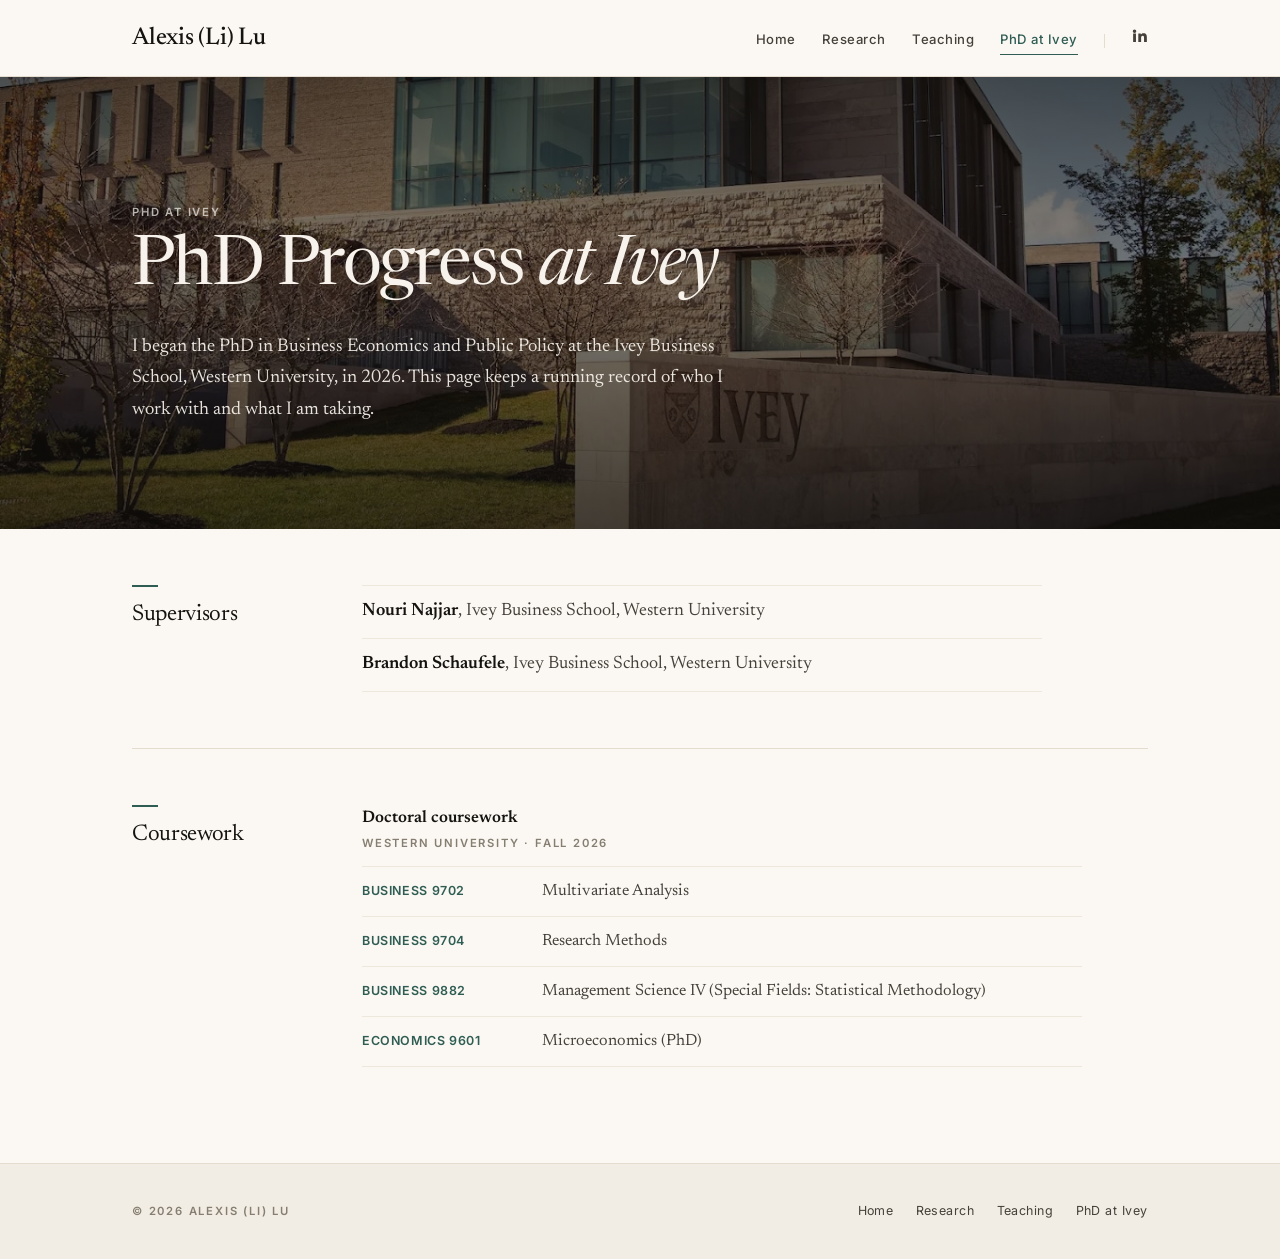
<file: phd.html>
<!doctype html>
<html lang="en">
<head>
<meta charset="utf-8">
<meta name="viewport" content="width=device-width, initial-scale=1">
<title>PhD at Ivey | Alexis (Li) Lu</title>
<meta name="description" content="Doctoral supervisors and coursework of Alexis (Li) Lu at the Ivey Business School, Western University.">
<meta name="author" content="Alexis (Li) Lu">
<link rel="canonical" href="https://alexli-lu.github.io/phd.html">
<meta property="og:type" content="website">
<meta property="og:site_name" content="Alexis (Li) Lu">
<meta property="og:title" content="PhD at Ivey | Alexis (Li) Lu">
<meta property="og:description" content="Doctoral supervisors and coursework of Alexis (Li) Lu at the Ivey Business School, Western University.">
<meta property="og:url" content="https://alexli-lu.github.io/phd.html">
<meta property="og:image" content="https://alexli-lu.github.io/profile.jpg">
<meta name="twitter:card" content="summary_large_image">
<meta name="twitter:title" content="PhD at Ivey | Alexis (Li) Lu">
<meta name="twitter:description" content="Doctoral supervisors and coursework of Alexis (Li) Lu at the Ivey Business School, Western University.">
<meta name="twitter:image" content="https://alexli-lu.github.io/profile.jpg">
<link rel="preconnect" href="https://fonts.googleapis.com">
<link rel="preconnect" href="https://fonts.gstatic.com" crossorigin>
<link href="https://fonts.googleapis.com/css2?family=Newsreader:ital,opsz,wght@0,6..72,300..600;1,6..72,300..500&family=Inter:wght@400;500;600&display=swap" rel="stylesheet">
<link rel="stylesheet" href="style.css?v=1789523592">
</head>
<body>

<header class="masthead">
  <div class="masthead__inner">
    <a class="wordmark" href="index.html">Alexis (Li) Lu</a>
    <div class="nav">
      <a href="index.html">Home</a>
      <a href="research.html">Research</a>
      <a href="teaching.html">Teaching</a>
      <a href="phd.html" aria-current="page">PhD at Ivey</a>
      <span class="nav__sep"></span>
      <span class="nav__icons">
        <a href="https://www.linkedin.com/in/liklou/" target="_blank" rel="noopener" aria-label="LinkedIn">
          <svg viewBox="0 0 24 24"><path d="M4.98 3.5a2.5 2.5 0 1 1 0 5 2.5 2.5 0 0 1 0-5ZM3 9h4v12H3V9Zm7 0h3.8v1.7h.05c.53-.95 1.83-1.95 3.77-1.95 4.03 0 4.78 2.5 4.78 5.76V21h-4v-5.6c0-1.34-.03-3.06-1.9-3.06-1.9 0-2.2 1.45-2.2 2.96V21h-4V9Z"/></svg>
        </a>
      </span>
    </div>
  </div>
</header>

<main>
  <section class="band band--head">
    <div class="band__media band__media--ivey"></div>
    <div class="band__inner">
      <p class="label">PhD at Ivey</p>
    <h1 class="display">PhD Progress <em>at Ivey</em></h1>
    <p class="lede">
      I began the PhD in Business Economics and Public Policy at the Ivey Business School,
      Western University, in 2026. This page keeps a running record of who I work with and what
      I am taking.
    </p>
    </div>
  </section>

  <div class="shell">

    <section class="block">
      <div class="block__head"><h2>Supervisors</h2></div>
      <div class="block__body">
        <ul class="plain">
          <li><b>Nouri Najjar</b>, Ivey Business School, Western University</li>
          <li><b>Brandon Schaufele</b>, Ivey Business School, Western University</li>
        </ul>
      </div>
    </section>

    <section class="block">
      <div class="block__head"><h2>Coursework</h2></div>
      <div class="block__body">
        <div class="group">
          <p class="group__title">Doctoral coursework</p>
          <p class="label group__meta">Western University · Fall 2026</p>
          <ul class="index index--wide">
            <li><span class="code">BUSINESS 9702</span><span class="name">Multivariate Analysis</span></li>
            <li><span class="code">BUSINESS 9704</span><span class="name">Research Methods</span></li>
            <li><span class="code">BUSINESS 9882</span><span class="name">Management Science IV (Special Fields: Statistical Methodology)</span></li>
            <li><span class="code">ECONOMICS 9601</span><span class="name">Microeconomics (PhD)</span></li>
          </ul>
        </div>
      </div>
    </section>

  </div>
</main>

<footer class="footer">
  <div class="footer__inner">
    <p class="label">© 2026 Alexis (Li) Lu</p>
    <nav>
      <a href="index.html">Home</a>
      <a href="research.html">Research</a>
      <a href="teaching.html">Teaching</a>
      <a href="phd.html">PhD at Ivey</a>
    </nav>
  </div>
</footer>
</body>
</html>
</file>
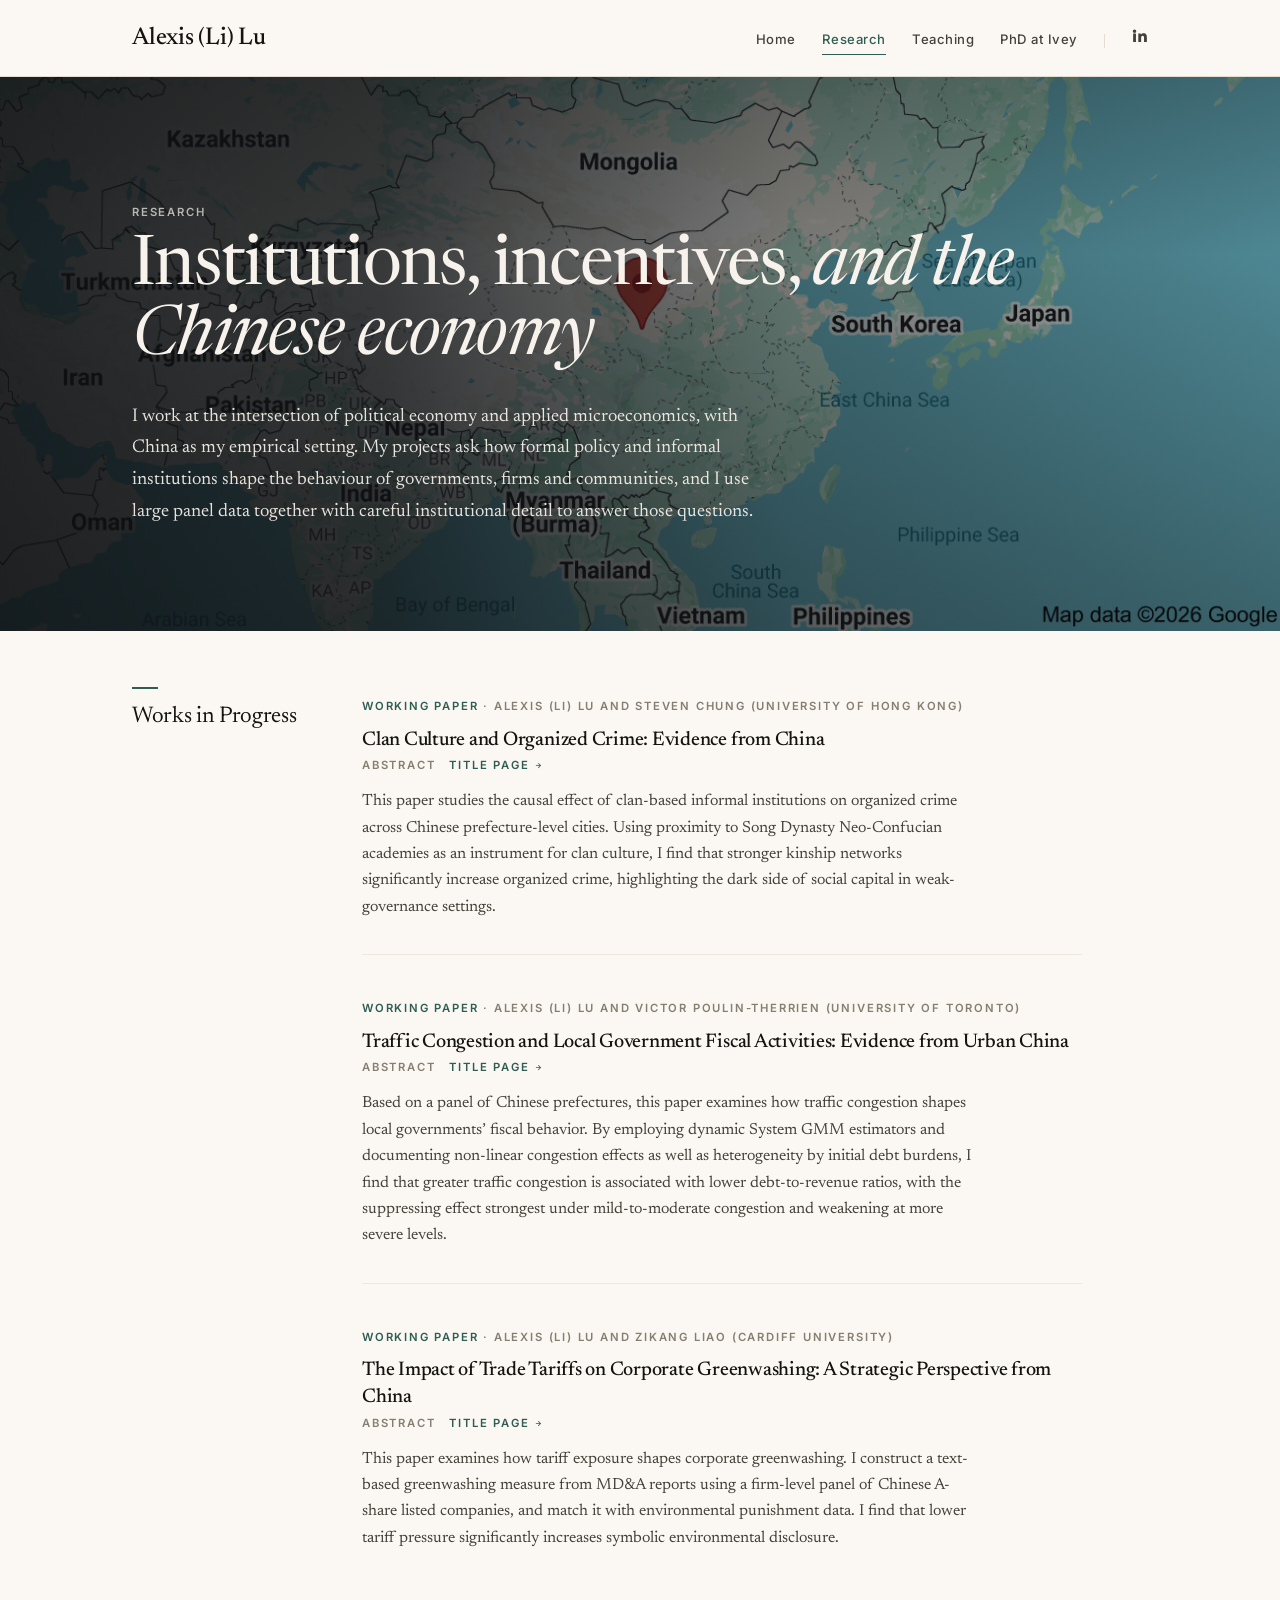
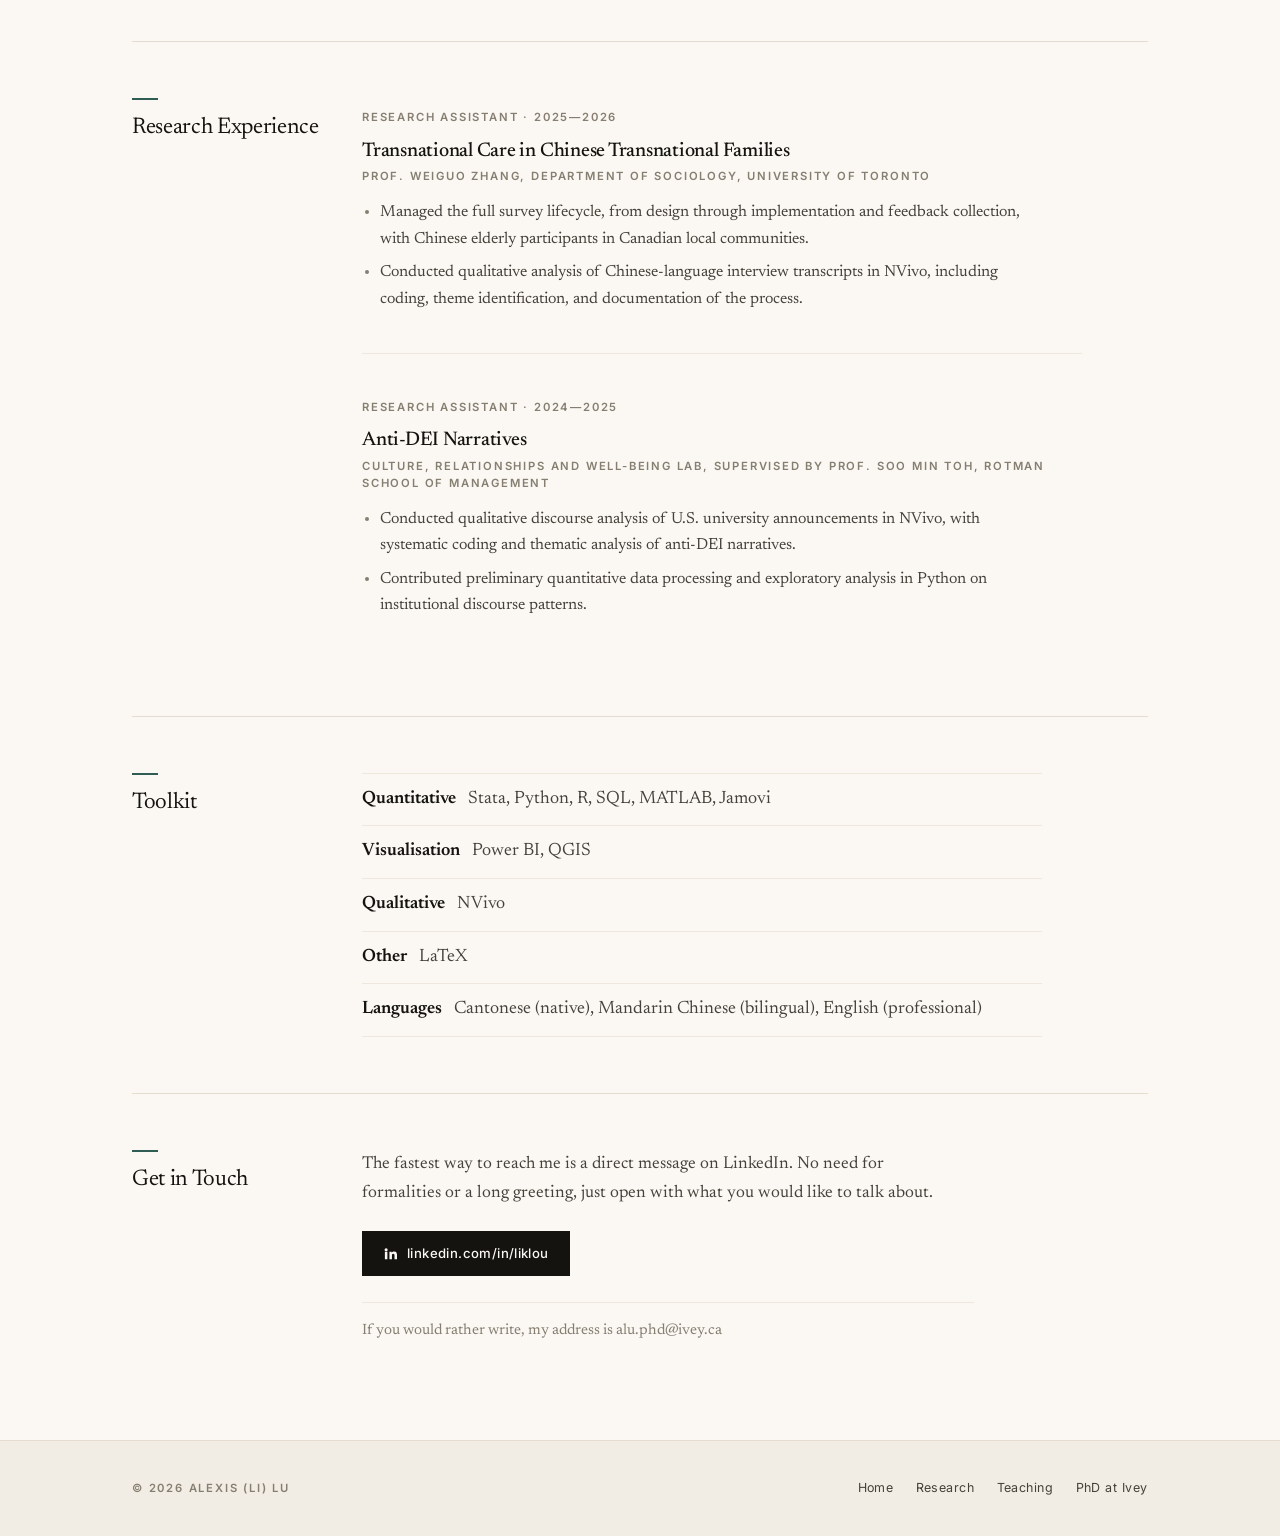
<file: research.html>
<!doctype html>
<html lang="en">
<head>
<meta charset="utf-8">
<meta name="viewport" content="width=device-width, initial-scale=1">
<title>Research | Alexis (Li) Lu</title>
<meta name="description" content="Working papers and research experience of Alexis (Li) Lu on political economy, applied microeconomics and the Chinese economy.">
<meta name="author" content="Alexis (Li) Lu">
<link rel="canonical" href="https://alexli-lu.github.io/research.html">
<meta property="og:type" content="website">
<meta property="og:site_name" content="Alexis (Li) Lu">
<meta property="og:title" content="Research | Alexis (Li) Lu">
<meta property="og:description" content="Working papers and research experience of Alexis (Li) Lu on political economy, applied microeconomics and the Chinese economy.">
<meta property="og:url" content="https://alexli-lu.github.io/research.html">
<meta property="og:image" content="https://alexli-lu.github.io/profile.jpg">
<meta name="twitter:card" content="summary_large_image">
<meta name="twitter:title" content="Research | Alexis (Li) Lu">
<meta name="twitter:description" content="Working papers and research experience of Alexis (Li) Lu on political economy, applied microeconomics and the Chinese economy.">
<meta name="twitter:image" content="https://alexli-lu.github.io/profile.jpg">
<link rel="preconnect" href="https://fonts.googleapis.com">
<link rel="preconnect" href="https://fonts.gstatic.com" crossorigin>
<link href="https://fonts.googleapis.com/css2?family=Newsreader:ital,opsz,wght@0,6..72,300..600;1,6..72,300..500&family=Inter:wght@400;500;600&display=swap" rel="stylesheet">
<link rel="stylesheet" href="style.css?v=1789523592">
</head>
<body>

<header class="masthead">
  <div class="masthead__inner">
    <a class="wordmark" href="index.html">Alexis (Li) Lu</a>
    <div class="nav">
      <a href="index.html">Home</a>
      <a href="research.html" aria-current="page">Research</a>
      <a href="teaching.html">Teaching</a>
      <a href="phd.html">PhD at Ivey</a>
      <span class="nav__sep"></span>
      <span class="nav__icons">
        <a href="https://www.linkedin.com/in/liklou/" target="_blank" rel="noopener" aria-label="LinkedIn">
          <svg viewBox="0 0 24 24"><path d="M4.98 3.5a2.5 2.5 0 1 1 0 5 2.5 2.5 0 0 1 0-5ZM3 9h4v12H3V9Zm7 0h3.8v1.7h.05c.53-.95 1.83-1.95 3.77-1.95 4.03 0 4.78 2.5 4.78 5.76V21h-4v-5.6c0-1.34-.03-3.06-1.9-3.06-1.9 0-2.2 1.45-2.2 2.96V21h-4V9Z"/></svg>
        </a>
      </span>
    </div>
  </div>
</header>

<main>
  <section class="band band--head band--map">
    <div class="band__media band__media--map"></div>
    <div class="band__inner">
      <p class="label">Research</p>
    <h1 class="display">Institutions, incentives, <em>and the Chinese economy</em></h1>
    <p class="lede">
      I work at the intersection of political economy and applied microeconomics, with China as my
      empirical setting. My projects ask how formal policy and informal institutions shape the
      behaviour of governments, firms and communities, and I use large panel data together with
      careful institutional detail to answer those questions.
    </p>
    </div>
  </section>

  <div class="shell">

    <section class="block">
      <div class="block__head"><h2>Works in Progress</h2></div>
      <div class="block__body">

        <article class="entry">
          <p class="label"><span class="status">Working paper</span> · Alexis (Li) Lu and Steven Chung (University of Hong Kong)</p>
          <h3 class="entry__title">
            <a href="paper-clan-culture.html">Clan Culture and Organized Crime: Evidence from China</a>
          </h3>
          <p class="label entry__meta">Abstract
            <a class="draft draft--internal" href="paper-clan-culture.html">Title page <svg class="ext" viewBox="0 0 24 24" aria-hidden="true"><path d="M5 11h10.2l-4.6-4.6L12 5l7 7-7 7-1.4-1.4 4.6-4.6H5v-2Z"/></svg></a>
          </p>
          <p class="entry__abstract">
            This paper studies the causal effect of clan-based informal institutions on organized
            crime across Chinese prefecture-level cities. Using proximity to Song Dynasty
            Neo-Confucian academies as an instrument for clan culture, I find that stronger kinship
            networks significantly increase organized crime, highlighting the dark side of social
            capital in weak-governance settings.
          </p>
        </article>

        <article class="entry">
          <p class="label"><span class="status">Working paper</span> · Alexis (Li) Lu and Victor Poulin-Therrien (University of Toronto)</p>
          <h3 class="entry__title">
            <a href="paper-traffic-congestion.html">Traffic Congestion and Local Government Fiscal Activities: Evidence from Urban China</a>
          </h3>
          <p class="label entry__meta">Abstract
            <a class="draft draft--internal" href="paper-traffic-congestion.html">Title page <svg class="ext" viewBox="0 0 24 24" aria-hidden="true"><path d="M5 11h10.2l-4.6-4.6L12 5l7 7-7 7-1.4-1.4 4.6-4.6H5v-2Z"/></svg></a>
          </p>
          <p class="entry__abstract">
            Based on a panel of Chinese prefectures, this paper examines how traffic congestion
            shapes local governments’ fiscal behavior. By employing dynamic System GMM estimators
            and documenting non-linear congestion effects as well as heterogeneity by initial debt
            burdens, I find that greater traffic congestion is associated with lower
            debt-to-revenue ratios, with the suppressing effect strongest under mild-to-moderate
            congestion and weakening at more severe levels.
          </p>
        </article>

        <article class="entry">
          <p class="label"><span class="status">Working paper</span> · Alexis (Li) Lu and Zikang Liao (Cardiff University)</p>
          <h3 class="entry__title">
            <a href="paper-trade-tariffs-greenwashing.html">The Impact of Trade Tariffs on Corporate Greenwashing: A Strategic Perspective from China</a>
          </h3>
          <p class="label entry__meta">Abstract
            <a class="draft draft--internal" href="paper-trade-tariffs-greenwashing.html">Title page <svg class="ext" viewBox="0 0 24 24" aria-hidden="true"><path d="M5 11h10.2l-4.6-4.6L12 5l7 7-7 7-1.4-1.4 4.6-4.6H5v-2Z"/></svg></a>
          </p>
          <p class="entry__abstract">
            This paper examines how tariff exposure shapes corporate greenwashing. I construct a
            text-based greenwashing measure from MD&amp;A reports using a firm-level panel of
            Chinese A-share listed companies, and match it with environmental punishment data. I
            find that lower tariff pressure significantly increases symbolic environmental
            disclosure.
          </p>
        </article>

      </div>
    </section>

    <section class="block">
      <div class="block__head"><h2>Research Experience</h2></div>
      <div class="block__body">

        <article class="entry">
          <p class="label">Research Assistant · 2025—2026</p>
          <h3 class="entry__title">Transnational Care in Chinese Transnational Families</h3>
          <p class="label entry__meta">Prof. Weiguo Zhang, Department of Sociology, University of Toronto</p>
          <ul>
            <li>Managed the full survey lifecycle, from design through implementation and feedback
              collection, with Chinese elderly participants in Canadian local communities.</li>
            <li>Conducted qualitative analysis of Chinese-language interview transcripts in NVivo,
              including coding, theme identification, and documentation of the process.</li>
          </ul>
        </article>

        <article class="entry">
          <p class="label">Research Assistant · 2024—2025</p>
          <h3 class="entry__title">Anti-DEI Narratives</h3>
          <p class="label entry__meta">Culture, Relationships and Well-Being Lab, supervised by
            Prof. Soo Min Toh, Rotman School of Management</p>
          <ul>
            <li>Conducted qualitative discourse analysis of U.S. university announcements in NVivo,
              with systematic coding and thematic analysis of anti-DEI narratives.</li>
            <li>Contributed preliminary quantitative data processing and exploratory analysis in
              Python on institutional discourse patterns.</li>
          </ul>
        </article>

      </div>
    </section>

    <section class="block">
      <div class="block__head"><h2>Toolkit</h2></div>
      <div class="block__body">
        <ul class="plain">
          <li><b>Quantitative</b> &nbsp; Stata, Python, R, SQL, MATLAB, Jamovi</li>
          <li><b>Visualisation</b> &nbsp; Power BI, QGIS</li>
          <li><b>Qualitative</b> &nbsp; NVivo</li>
          <li><b>Other</b> &nbsp; LaTeX</li>
          <li><b>Languages</b> &nbsp; Cantonese (native), Mandarin Chinese (bilingual), English (professional)</li>
        </ul>
      </div>
    </section>


    <section class="block">
      <div class="block__head"><h2>Get in Touch</h2></div>
      <div class="block__body">
        <p class="lede lede--tight" style="margin-bottom:22px">
          The fastest way to reach me is a direct message on LinkedIn. No need for formalities or a
          long greeting, just open with what you would like to talk about.
        </p>
        <div class="actions">
          <a class="btn" href="https://www.linkedin.com/in/liklou/" target="_blank" rel="noopener">
            <svg viewBox="0 0 24 24"><path d="M4.98 3.5a2.5 2.5 0 1 1 0 5 2.5 2.5 0 0 1 0-5ZM3 9h4v12H3V9Zm7 0h3.8v1.7h.05c.53-.95 1.83-1.95 3.77-1.95 4.03 0 4.78 2.5 4.78 5.76V21h-4v-5.6c0-1.34-.03-3.06-1.9-3.06-1.9 0-2.2 1.45-2.2 2.96V21h-4V9Z"/></svg>
            linkedin.com/in/liklou
          </a>
        </div>
        <p class="note" style="font-style:normal">
          If you would rather write, my address is alu.phd@ivey.ca
        </p>
      </div>
    </section>
  </div>
</main>

<footer class="footer">
  <div class="footer__inner">
    <p class="label">© 2026 Alexis (Li) Lu</p>
    <nav>
      <a href="index.html">Home</a>
      <a href="research.html">Research</a>
      <a href="teaching.html">Teaching</a>
      <a href="phd.html">PhD at Ivey</a>
    </nav>
  </div>
</footer>
</body>
</html>
</file>
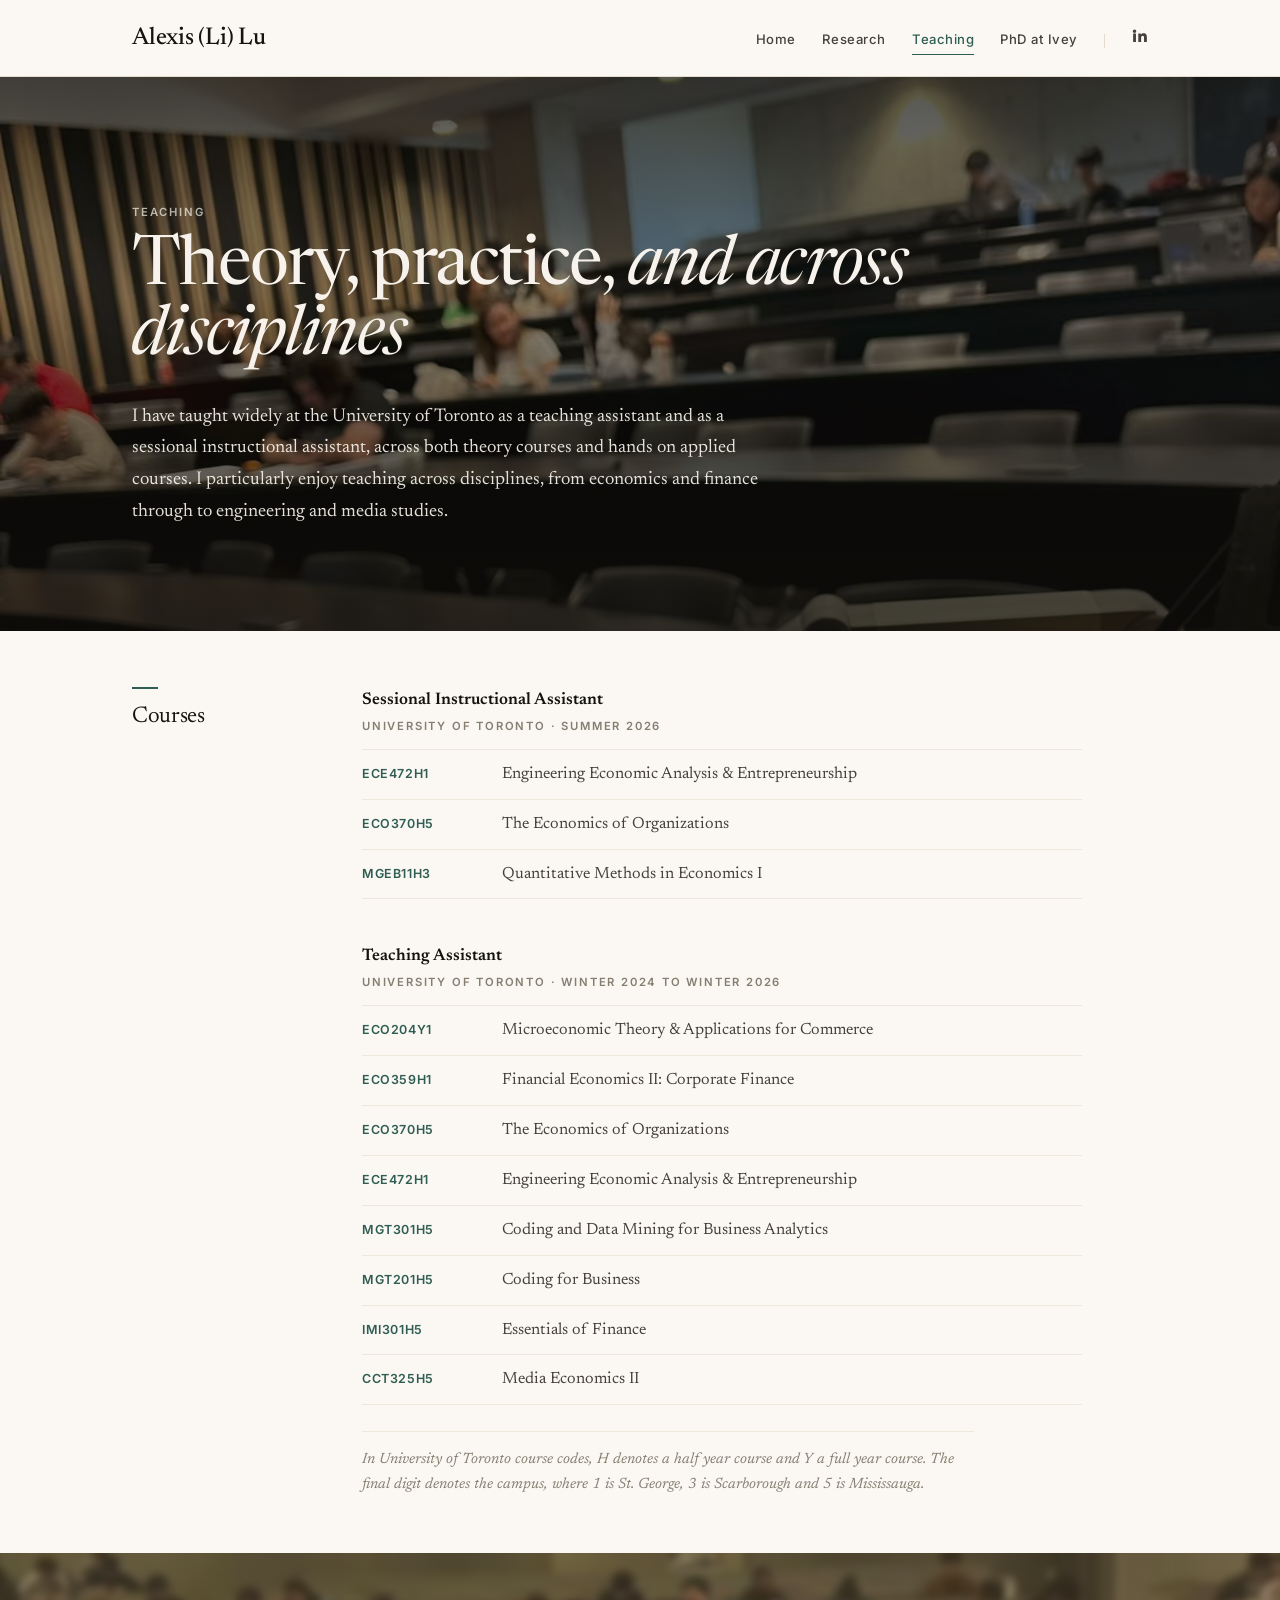
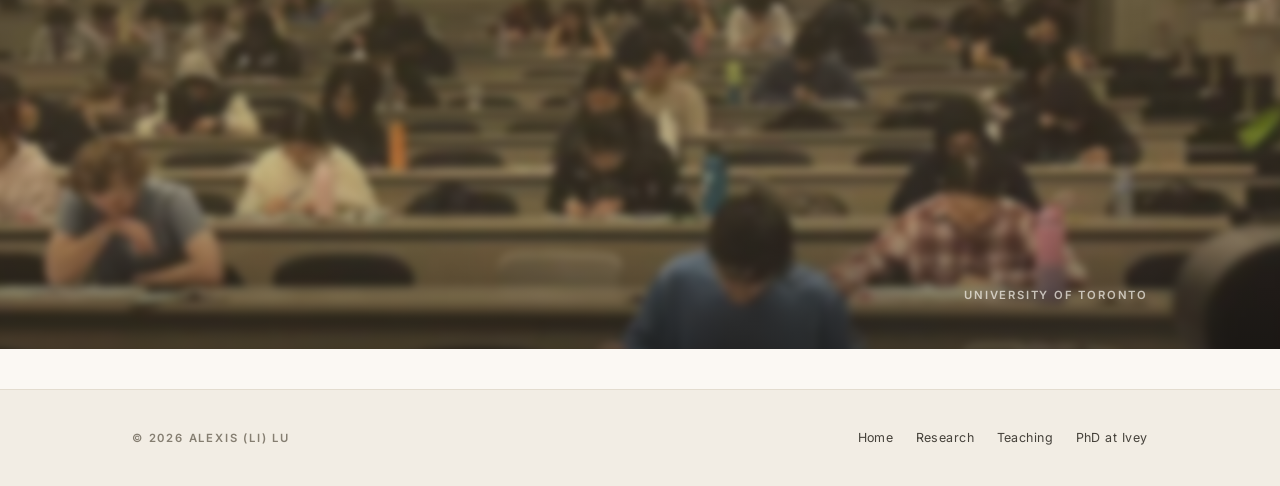
<file: teaching.html>
<!doctype html>
<html lang="en">
<head>
<meta charset="utf-8">
<meta name="viewport" content="width=device-width, initial-scale=1">
<title>Teaching | Alexis (Li) Lu</title>
<meta name="description" content="Courses taught by Alexis (Li) Lu at the University of Toronto in economics, quantitative methods and coding for business.">
<meta name="author" content="Alexis (Li) Lu">
<link rel="canonical" href="https://alexli-lu.github.io/teaching.html">
<meta property="og:type" content="website">
<meta property="og:site_name" content="Alexis (Li) Lu">
<meta property="og:title" content="Teaching | Alexis (Li) Lu">
<meta property="og:description" content="Courses taught by Alexis (Li) Lu at the University of Toronto in economics, quantitative methods and coding for business.">
<meta property="og:url" content="https://alexli-lu.github.io/teaching.html">
<meta property="og:image" content="https://alexli-lu.github.io/profile.jpg">
<meta name="twitter:card" content="summary_large_image">
<meta name="twitter:title" content="Teaching | Alexis (Li) Lu">
<meta name="twitter:description" content="Courses taught by Alexis (Li) Lu at the University of Toronto in economics, quantitative methods and coding for business.">
<meta name="twitter:image" content="https://alexli-lu.github.io/profile.jpg">
<link rel="preconnect" href="https://fonts.googleapis.com">
<link rel="preconnect" href="https://fonts.gstatic.com" crossorigin>
<link href="https://fonts.googleapis.com/css2?family=Newsreader:ital,opsz,wght@0,6..72,300..600;1,6..72,300..500&family=Inter:wght@400;500;600&display=swap" rel="stylesheet">
<link rel="stylesheet" href="style.css?v=1789523592">
</head>
<body>

<header class="masthead">
  <div class="masthead__inner">
    <a class="wordmark" href="index.html">Alexis (Li) Lu</a>
    <div class="nav">
      <a href="index.html">Home</a>
      <a href="research.html">Research</a>
      <a href="teaching.html" aria-current="page">Teaching</a>
      <a href="phd.html">PhD at Ivey</a>
      <span class="nav__sep"></span>
      <span class="nav__icons">
        <a href="https://www.linkedin.com/in/liklou/" target="_blank" rel="noopener" aria-label="LinkedIn">
          <svg viewBox="0 0 24 24"><path d="M4.98 3.5a2.5 2.5 0 1 1 0 5 2.5 2.5 0 0 1 0-5ZM3 9h4v12H3V9Zm7 0h3.8v1.7h.05c.53-.95 1.83-1.95 3.77-1.95 4.03 0 4.78 2.5 4.78 5.76V21h-4v-5.6c0-1.34-.03-3.06-1.9-3.06-1.9 0-2.2 1.45-2.2 2.96V21h-4V9Z"/></svg>
        </a>
      </span>
    </div>
  </div>
</header>

<main>
  <section class="band band--head">
    <div class="band__media band__media--hero"></div>
    <div class="band__inner">
    <p class="label">Teaching</p>
    <h1 class="display">Theory, practice, <em>and across disciplines</em></h1>
    <p class="lede">
      I have taught widely at the University of Toronto as a teaching assistant and as a sessional
      instructional assistant, across both theory courses and hands on applied courses. I
      particularly enjoy teaching across disciplines, from economics and finance through to
      engineering and media studies.
    </p>
    </div>
  </section>

  <div class="shell">

    <section class="block">
      <div class="block__head"><h2>Courses</h2></div>
      <div class="block__body">

        <div class="group">
          <p class="group__title">Sessional Instructional Assistant</p>
          <p class="label group__meta">University of Toronto · Summer 2026</p>
          <ul class="index">
            <li><span class="code">ECE472H1</span><span class="name">Engineering Economic Analysis &amp; Entrepreneurship</span></li>
            <li><span class="code">ECO370H5</span><span class="name">The Economics of Organizations</span></li>
            <li><span class="code">MGEB11H3</span><span class="name">Quantitative Methods in Economics I</span></li>
          </ul>
        </div>

        <div class="group">
          <p class="group__title">Teaching Assistant</p>
          <p class="label group__meta">University of Toronto · Winter 2024 to Winter 2026</p>
          <ul class="index">
            <li><span class="code">ECO204Y1</span><span class="name">Microeconomic Theory &amp; Applications for Commerce</span></li>
            <li><span class="code">ECO359H1</span><span class="name">Financial Economics II: Corporate Finance</span></li>
            <li><span class="code">ECO370H5</span><span class="name">The Economics of Organizations</span></li>
            <li><span class="code">ECE472H1</span><span class="name">Engineering Economic Analysis &amp; Entrepreneurship</span></li>
            <li><span class="code">MGT301H5</span><span class="name">Coding and Data Mining for Business Analytics</span></li>
            <li><span class="code">MGT201H5</span><span class="name">Coding for Business</span></li>
            <li><span class="code">IMI301H5</span><span class="name">Essentials of Finance</span></li>
            <li><span class="code">CCT325H5</span><span class="name">Media Economics II</span></li>
          </ul>
        </div>

        <p class="note">
          In University of Toronto course codes, H denotes a half year course and Y a full year
          course. The final digit denotes the campus, where 1 is St. George, 3 is Scarborough and
          5 is Mississauga.
        </p>

      </div>
    </section>

  </div>

  <section class="band band--plate">
    <div class="band__media band__media--exam"></div>
    <div class="band__inner">
      <p class="label band__caption">University of Toronto</p>
    </div>
  </section>

</main>

<footer class="footer">
  <div class="footer__inner">
    <p class="label">© 2026 Alexis (Li) Lu</p>
    <nav>
      <a href="index.html">Home</a>
      <a href="research.html">Research</a>
      <a href="teaching.html">Teaching</a>
      <a href="phd.html">PhD at Ivey</a>
    </nav>
  </div>
</footer>
</body>
</html>
</file>
<file: style.css>
/* ============================================================
   Alexis (Li) Lu — personal academic site
   Editorial / print-inspired: warm paper, serif display type,
   asymmetric left-aligned grids, hairline rules.
   ============================================================ */

:root {
  --paper:      #FBF8F3;
  --paper-2:    #F2EDE4;
  --ink:        #14130F;
  --ink-2:      #45413A;
  --muted:      #857E71;
  --rule:       #E3DCCF;
  --rule-soft:  #EDE7DC;
  --accent:     #2F5D53;
  --accent-hi:  #3C7568;

  --font-display: "Newsreader", Georgia, "Times New Roman", serif;
  --font-ui: "Inter", ui-sans-serif, system-ui, -apple-system, "Segoe UI",
             Roboto, "PingFang SC", "Hiragino Sans GB", sans-serif;

  --shell: 1080px;   /* content shell */
  --measure: 68ch;   /* prose measure */
}

* { box-sizing: border-box; }
html { scroll-behavior: smooth; }

body {
  margin: 0;
  background: var(--paper);
  color: var(--ink);
  font-family: var(--font-display);
  font-size: 18px;
  line-height: 1.65;
  font-weight: 400;
  -webkit-font-smoothing: antialiased;
  text-rendering: optimizeLegibility;
}

img { max-width: 100%; display: block; }

a { color: var(--accent); text-decoration: none; }
a:hover { color: var(--accent-hi); text-decoration: underline; text-underline-offset: 3px; }

.shell { max-width: var(--shell); margin: 0 auto; padding: 0 32px; }

/* ---------- Small caps label ---------- */
.label {
  font-family: var(--font-ui);
  font-size: .705rem;
  font-weight: 600;
  letter-spacing: .16em;
  text-transform: uppercase;
  color: var(--muted);
  line-height: 1.5;
}

/* ---------- Masthead ---------- */
.masthead {
  position: sticky;
  top: 0;
  z-index: 40;
  background: rgba(251,248,243,.94);
  backdrop-filter: saturate(160%) blur(10px);
  border-bottom: 1px solid var(--rule);
}
.masthead__inner {
  max-width: var(--shell);
  margin: 0 auto;
  padding: 18px 32px;
  display: flex;
  align-items: baseline;
  justify-content: space-between;
  gap: 24px;
  flex-wrap: wrap;
}
.wordmark {
  font-family: var(--font-display);
  font-size: 1.52rem;
  font-weight: 500;
  letter-spacing: -.01em;
  color: var(--ink);
}
.wordmark:hover { color: var(--ink); text-decoration: none; }

.nav { display: flex; align-items: baseline; gap: 26px; flex-wrap: wrap; }
.nav a {
  font-family: var(--font-ui);
  font-size: .82rem;
  font-weight: 500;
  letter-spacing: .04em;
  color: var(--ink-2);
  padding-bottom: 3px;
  border-bottom: 1.5px solid transparent;
}
.nav a:hover { color: var(--ink); text-decoration: none; border-bottom-color: var(--rule); }
.nav a[aria-current="page"] { color: var(--accent); border-bottom-color: var(--accent); }
.nav__sep { width: 1px; height: 14px; background: var(--rule); align-self: center; }
.nav__icons { display: flex; gap: 14px; align-items: center; }
.nav__icons a { border: 0; padding: 0; color: var(--ink-2); display: inline-flex; }
.nav__icons a:hover { color: var(--accent); }
.nav__icons svg { width: 17px; height: 17px; fill: currentColor; }

/* ---------- Home: masthead-style opening ---------- */
.opening__grid--band { margin: 0; }
.opening__grid {
  display: grid;
  grid-template-columns: 1.25fr .75fr;
  gap: 72px;
  align-items: start;
}
.opening .label { margin: 0 0 18px; }
.display {
  margin: 0 0 26px;
  font-size: clamp(2.9rem, 6.2vw, 4.3rem);
  font-weight: 400;
  line-height: 1.02;
  letter-spacing: -.025em;
}
.display em { font-style: italic; }
.lede {
  margin: 0 0 30px;
  max-width: 34em;
  font-size: 1.16rem;
  line-height: 1.7;
  color: var(--ink-2);
}
.lede--tight { font-size: 1.08rem; }

.actions { display: flex; flex-wrap: wrap; gap: 12px; }
.opening__grid .actions { margin-top: 22px; }   /* breathing room under the bio */
.btn {
  display: inline-flex; align-items: center; gap: 9px;
  font-family: var(--font-ui);
  font-size: .82rem;
  font-weight: 500;
  letter-spacing: .03em;
  padding: 11px 20px;
  border: 1px solid var(--ink);
  background: var(--ink);
  color: var(--paper);
}
.btn:hover { background: var(--accent); border-color: var(--accent); color: #fff; text-decoration: none; }
.btn svg { width: 15px; height: 15px; fill: currentColor; }
.btn--ghost { background: transparent; color: var(--ink); border-color: var(--rule); }
.btn--ghost:hover { background: transparent; color: var(--accent); border-color: var(--accent); }

/* portrait: clean circle, nothing behind it */
.portrait {
  position: relative;
  margin: 26px auto 0;
  max-width: 340px;
}
.portrait img {
  width: 100%;
  aspect-ratio: 1;
  object-fit: cover;
  object-position: 50% 25%;
  border-radius: 50%;
  filter: saturate(.94);
}
.portrait figcaption {
  margin-top: 18px;
  text-align: center;
  font-family: var(--font-ui);
  font-size: .82rem;
  letter-spacing: .03em;
  color: var(--muted);
}
.portrait__fallback {
  aspect-ratio: 1;
  border-radius: 50%;
  background: var(--paper-2);
  display: flex; align-items: center; justify-content: center;
  font-size: 3.6rem; color: var(--muted); letter-spacing: .06em;
}

/* ---------- Dossier rows (label / value) ---------- */
.dossier { padding: 0 0 8px; }
.row {
  display: grid;
  grid-template-columns: 190px 1fr;
  gap: 40px;
  padding: 22px 0;
  border-top: 1px solid var(--rule);
}
.row:last-child { border-bottom: 1px solid var(--rule); }
.row__value { max-width: var(--measure); }
.row__value p { margin: 0; }
.inline-list {
  list-style: none; margin: 0; padding: 0;
  display: flex; flex-wrap: wrap; gap: 6px 22px;
}
.contact { list-style: none; margin: 0; padding: 0; }
.contact li {
  display: grid;
  grid-template-columns: 108px 1fr;
  gap: 20px;
  padding: 7px 0;
}
.contact li + li { border-top: 1px solid var(--rule-soft); }
.contact__k {
  font-family: var(--font-ui);
  font-size: .76rem;
  letter-spacing: .05em;
  color: var(--muted);
  padding-top: .3em;
}

.stack { list-style: none; margin: 0; padding: 0; }
.stack li {
  display: grid;
  grid-template-columns: 108px 1fr;
  gap: 20px;
  padding: 7px 0;
}
.stack li + li { border-top: 1px solid var(--rule-soft); }
.stack__year {
  font-family: var(--font-ui);
  font-size: .76rem;
  letter-spacing: .05em;
  color: var(--muted);
  padding-top: .32em;
}
.stack b { font-weight: 600; }
.stack span.sub { display: block; color: var(--muted); font-size: .94rem; }

/* ---------- Interior page head ---------- */
.page-head {
  padding: 74px 0 54px;
  border-bottom: 1px solid var(--rule);
}
.page-head .display { margin-bottom: 30px; }
.page-head .lede + .lede { margin-top: -12px; }

/* ---------- Full-bleed photo bands ---------- */
.band {
  position: relative;
  isolation: isolate;
  overflow: hidden;
  background: linear-gradient(140deg, #1e1a16 0%, #14171a 60%, #101d1b 100%);
  color: #F7F3EC;
}
.band__media {
  position: absolute;
  inset: 0;
  z-index: -2;
  background-size: cover;
  background-position: center 42%;
  background-repeat: no-repeat;
}
.band__media--hero {
  background-image: url("teaching-hero.jpg?v=2");
  background-position: center 38%;
}
.band__media--home {
  background-image: url("home-hero.jpg?v=2");
  background-position: center 56%;
  /* the file itself is pre-blurred (Gaussian r=10); home-hero-original.jpg is the sharp copy */
}
.band__media--ivey {
  background-image: url("Ivey.png?v=1");
  background-position: center 58%;
}
/* the map fills the band edge to edge; anchored bottom so the Google line survives */
.band__media--map {
  background-image: url("China.png?v=1");
  background-size: cover;
  background-position: center bottom;
  filter: saturate(.82) contrast(1.04);
}
.band__media--exam {
  background-image: url("teaching-exam.jpg?v=2");
  background-position: center 46%;
  filter: blur(4px) saturate(.95);   /* blurred here so the source file stays untouched */
  transform: scale(1.04);            /* hides the soft edge the blur leaves behind */
}
.band::after {                        /* readability wash, warm rather than flat black */
  content: "";
  position: absolute;
  inset: 0;
  z-index: -1;
  background:
    linear-gradient(180deg, rgba(16,14,11,.70) 0%, rgba(16,14,11,.52) 40%, rgba(16,14,11,.80) 100%);
}
.band__inner {
  max-width: var(--shell);
  margin: 0 auto;
  padding: 116px 32px 104px;
}
.band .label { color: rgba(247,243,236,.7); }
.band .btn {
  background: var(--paper);
  border-color: var(--paper);
  color: var(--ink);
}
.band .btn:hover { background: var(--accent); border-color: var(--accent); color: #fff; }
.band .btn--ghost {
  background: transparent;
  color: #F7F3EC;
  border-color: rgba(247,243,236,.42);
}
.band .btn--ghost:hover { background: rgba(247,243,236,.12); color: #fff; border-color: #F7F3EC; }
.band .portrait img { box-shadow: 0 0 0 1px rgba(247,243,236,.22), 0 26px 64px rgba(0,0,0,.42); }
.band .portrait figcaption { color: rgba(247,243,236,.72); }
.band .portrait__fallback { background: rgba(247,243,236,.12); color: rgba(247,243,236,.8); }
.band .display { color: #F7F3EC; margin-bottom: 28px; }
.band .lede { color: rgba(247,243,236,.92); margin-bottom: 0; }

/* the opening spread sits on a busy whiteboard, so weight the wash to the left */
.band--opening::after {
  background:
    linear-gradient(95deg, rgba(14,13,11,.84) 0%, rgba(14,13,11,.74) 42%, rgba(14,13,11,.48) 72%, rgba(14,13,11,.40) 100%),
    linear-gradient(180deg, rgba(14,13,11,.30) 0%, rgba(14,13,11,.06) 40%, rgba(14,13,11,.42) 100%);
}

.band--map::after {
  background:
    linear-gradient(90deg, rgba(13,15,17,.90) 0%, rgba(13,15,17,.82) 30%, rgba(13,15,17,.54) 62%, rgba(13,15,17,.38) 100%),
    linear-gradient(180deg, rgba(13,15,17,.24) 0%, rgba(13,15,17,0) 32%, rgba(13,15,17,.30) 100%);
}
.band--map { background: #bcd9d2; }

/* short interstitial band, caption only: lighter wash, the photo is the point */
.band--plate::after {
  background: linear-gradient(180deg, rgba(16,14,11,.30) 0%, rgba(16,14,11,.22) 55%, rgba(16,14,11,.62) 100%);
}
.band--plate { min-height: 44vh; display: flex; align-items: flex-end; }
.band--plate .band__inner { width: 100%; padding: 40px 32px 34px; }
.band__caption { display: block; text-align: right; }

/* ---------- Paper title pages ---------- */
.byline {
  margin: 4px 0 0;
  font-size: 1.12rem;
  color: var(--ink-2);
  max-width: 34em;
}
.byline__sep { color: var(--muted); margin: 0 .5em; }
.byline__aff { color: var(--muted); font-size: .95rem; }
.tags {
  list-style: none;
  margin: 0;
  padding: 0;
  display: flex;
  flex-wrap: wrap;
  gap: 8px;
  max-width: 720px;
}
.tags li {
  border: 1px solid var(--rule);
  border-radius: 999px;
  padding: 5px 14px;
  font-family: var(--font-ui);
  font-size: .78rem;
  letter-spacing: .02em;
  color: var(--ink-2);
  background: #fff;
}

.paper-abstract {
  margin: 0;
  max-width: var(--measure);
  font-size: 1.08rem;
  line-height: 1.72;
  color: var(--ink-2);
}
.page-head .status { color: var(--accent); }

/* ---------- Two-column content blocks ---------- */
.block {
  display: grid;
  grid-template-columns: 190px 1fr;
  gap: 40px;
  padding: 56px 0;
  border-bottom: 1px solid var(--rule);
}
.block:last-of-type { border-bottom: 0; }
.block__head { position: sticky; top: 96px; align-self: start; }
.block__head h2 {
  margin: 6px 0 0;
  font-size: 1.42rem;
  font-weight: 400;
  letter-spacing: -.015em;
  line-height: 1.25;
}
.block__head::before {
  content: "";
  display: block;
  width: 26px;
  height: 2px;
  background: var(--accent);
  margin-bottom: 14px;
}
.block__body { max-width: 720px; }

/* ---------- Research entries ---------- */
.entry { padding-bottom: 34px; }
.entry + .entry { border-top: 1px solid var(--rule-soft); padding-top: 34px; }
.entry__title {
  margin: 6px 0 4px;
  font-size: 1.24rem;
  font-weight: 500;
  line-height: 1.35;
  letter-spacing: -.012em;
}
.entry__title a { color: inherit; text-decoration: none; }
.entry__title a:hover { color: var(--accent); text-decoration: underline; text-underline-offset: 4px; }
.entry__meta { margin: 0 0 14px; display: flex; align-items: center; gap: 14px; }
.draft {
  display: inline-flex; align-items: center; gap: 4px;
  font-family: var(--font-ui);
  font-size: .705rem;
  font-weight: 600;
  letter-spacing: .16em;
  text-transform: uppercase;
  color: var(--accent);
}
.draft:hover { text-decoration: underline; text-underline-offset: 3px; }
svg.ext { width: 9px; height: 9px; fill: currentColor; }
.label .status { color: var(--accent); }
.entry__abstract {
  margin: 0;
  max-width: var(--measure);
  font-size: 1rem;
  color: var(--ink-2);
}
.entry ul { margin: 10px 0 0; padding-left: 18px; max-width: var(--measure); color: var(--ink-2); }
.entry li { margin-bottom: 7px; font-size: 1rem; }
.entry li::marker { color: var(--muted); }

/* ---------- Course index (syllabus-style rows) ---------- */
.index { list-style: none; margin: 0; padding: 0; }
.index li {
  display: grid;
  grid-template-columns: 118px 1fr;
  gap: 22px;
  padding: 11px 0;
  border-top: 1px solid var(--rule-soft);
  align-items: baseline;
}
.index li:last-child { border-bottom: 1px solid var(--rule-soft); }
.index .code {
  font-family: var(--font-ui);
  font-size: .78rem;
  font-weight: 600;
  letter-spacing: .05em;
  color: var(--accent);
}
.index .name { color: var(--ink-2); font-size: 1.02rem; }

.index--wide li { grid-template-columns: 158px 1fr; }

.group + .group { margin-top: 44px; }
.group__title { margin: 0 0 3px; font-size: 1.05rem; font-weight: 600; }
.group__meta { margin: 0 0 14px; }

.note {
  margin: 26px 0 0;
  padding-top: 16px;
  border-top: 1px solid var(--rule-soft);
  max-width: var(--measure);
  font-size: .93rem;
  color: var(--muted);
  font-style: italic;
}

/* media mentions */
.media { list-style: none; margin: 0; padding: 0; max-width: 720px; }
.media li { padding: 16px 0; border-top: 1px solid var(--rule-soft); }
.media li:last-child { border-bottom: 1px solid var(--rule-soft); }
.media a {
  color: var(--ink);
  font-size: 1.06rem;
  line-height: 1.4;
  text-decoration: none;
}
.media a:hover { color: var(--accent); text-decoration: underline; text-underline-offset: 4px; }
.media a svg.ext { width: 10px; height: 10px; margin-left: 3px; color: var(--accent); }
.media .label { margin: 5px 0 0; }

/* honours */
.plain { list-style: none; margin: 0; padding: 0; max-width: var(--measure); }
.plain li { padding: 11px 0; border-top: 1px solid var(--rule-soft); color: var(--ink-2); }
.plain li:last-child { border-bottom: 1px solid var(--rule-soft); }
.plain b { color: var(--ink); font-weight: 600; }

/* ---------- Footer ---------- */
.footer {
  border-top: 1px solid var(--rule);
  background: var(--paper-2);
  margin-top: 40px;
}
.footer__inner {
  max-width: var(--shell);
  margin: 0 auto;
  padding: 28px 32px;
  display: flex;
  justify-content: space-between;
  gap: 20px;
  flex-wrap: wrap;
  align-items: center;
}
.footer .label { color: var(--muted); }
.footer nav { display: flex; gap: 22px; }
.footer nav a { font-family: var(--font-ui); font-size: .78rem; color: var(--ink-2); letter-spacing: .04em; }
.footer nav a:hover { color: var(--accent); }

/* ---------- Responsive ---------- */
@media (max-width: 900px) {
  .opening__grid { grid-template-columns: 1fr; gap: 44px; }
  .portrait { max-width: 300px; margin-top: 0; }
  .row, .block { grid-template-columns: 1fr; gap: 16px; }
  .block__head { position: static; }
  .block { padding: 44px 0; }
  .band__inner { padding: 88px 24px 78px; }

}
@media (max-width: 620px) {
  body { font-size: 17px; }
  .shell, .masthead__inner, .footer__inner { padding-left: 20px; padding-right: 20px; }
  .masthead__inner { padding-top: 14px; padding-bottom: 14px; gap: 10px; }
  .wordmark { font-size: 1.3rem; }
  .nav { gap: 18px; width: 100%; }
  .nav__sep { display: none; }
  .nav__icons { margin-left: auto; }
  .stack li, .index li, .contact li { grid-template-columns: 92px 1fr; gap: 14px; }
  .index--wide li { grid-template-columns: 1fr; gap: 2px; }
  .page-head { padding: 48px 0 38px; }
  .band__inner { padding: 76px 20px 68px; }
  .band--plate { min-height: 34vh; }
  .band--plate .band__inner { padding: 28px 20px 24px; }
}
</file>
